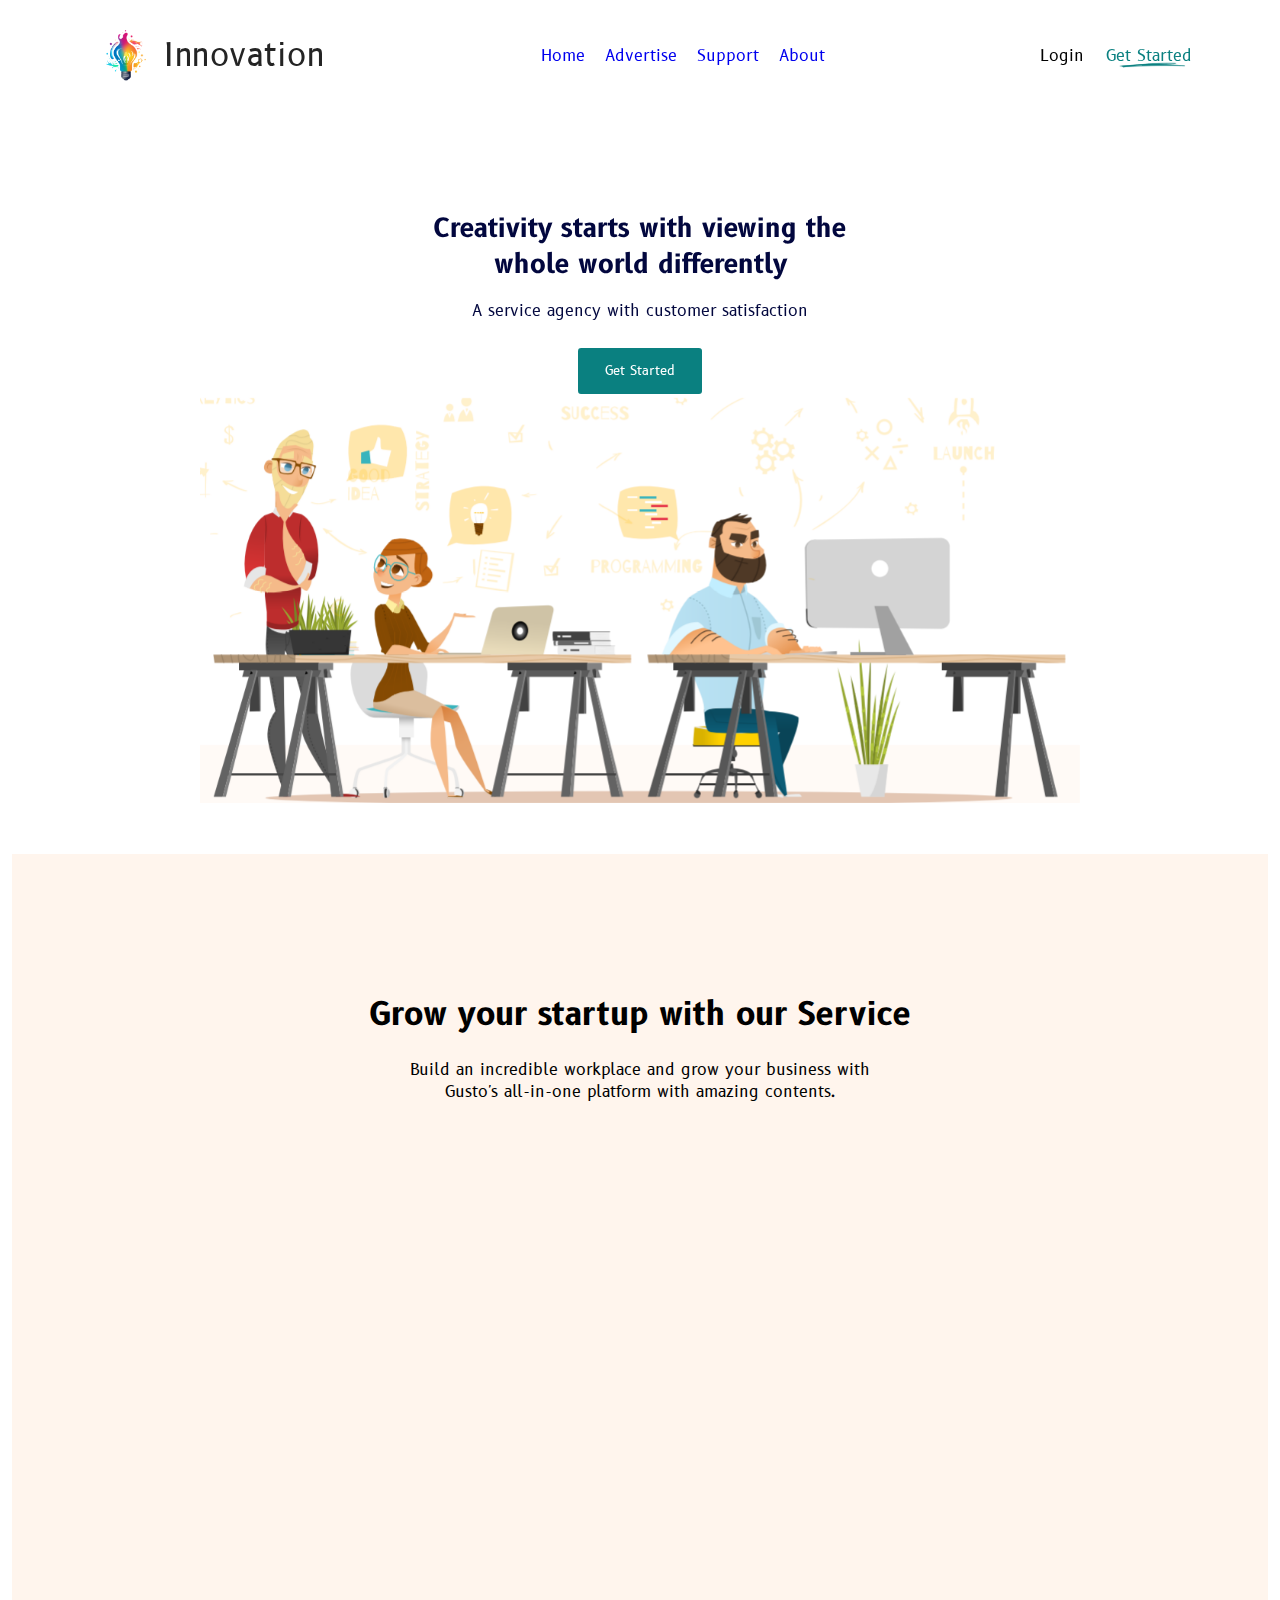
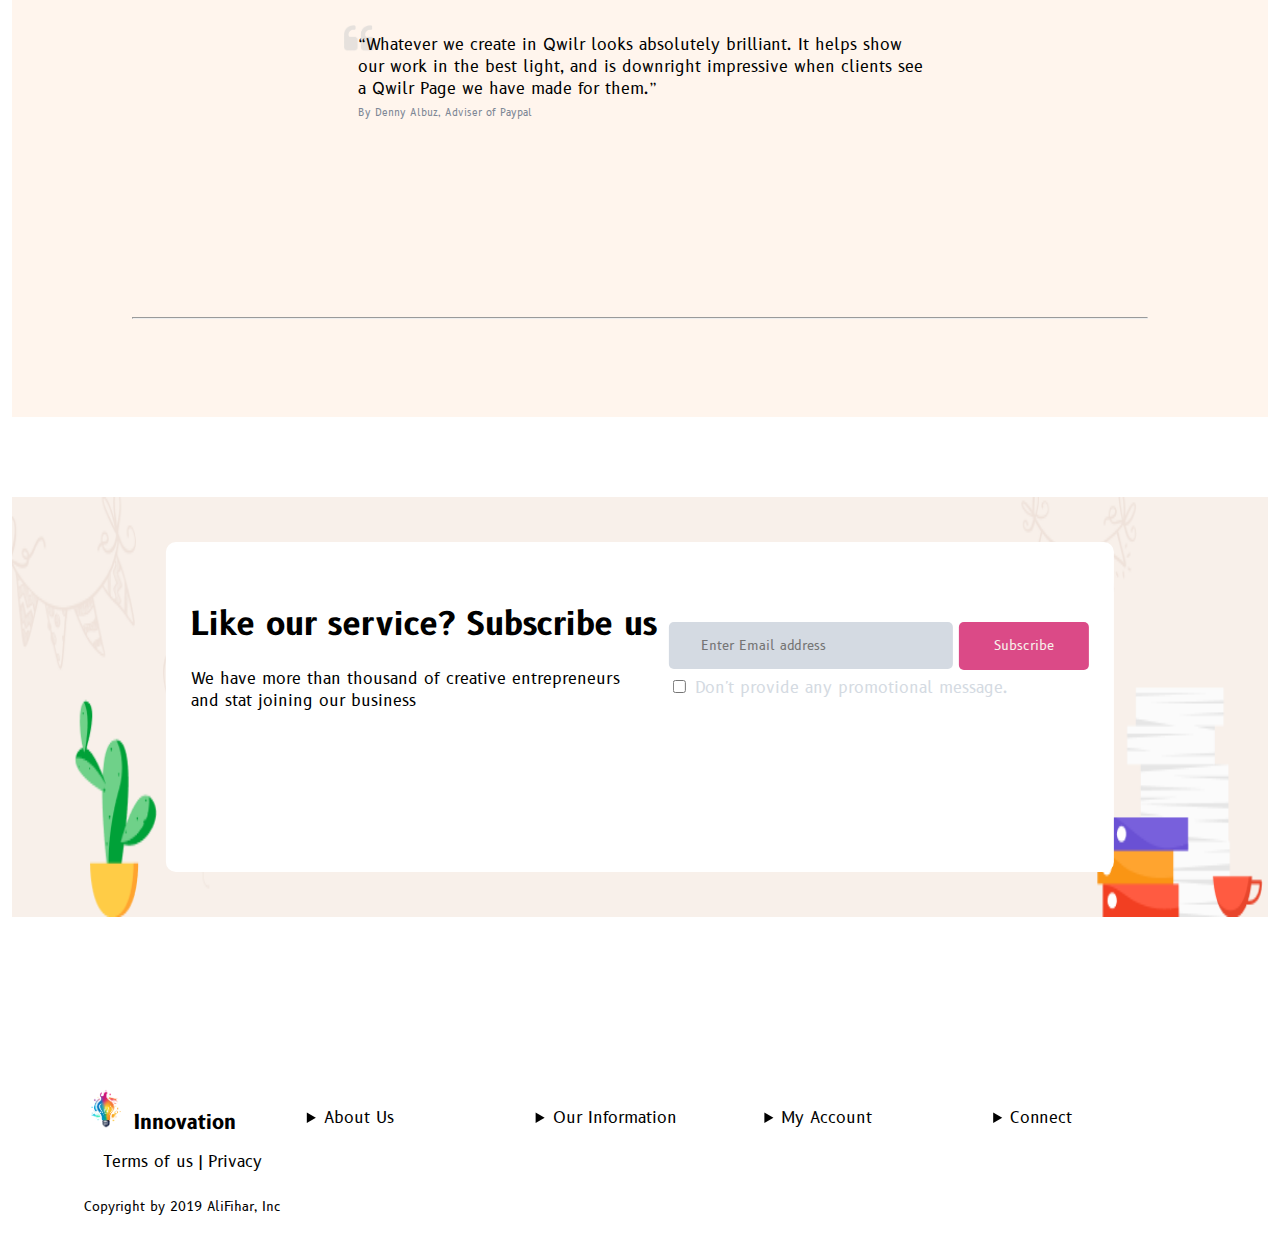
<file: index.html>
<!DOCTYPE html>
<html lang="en">

<head>
  <meta charset="UTF-8" />
  <meta name="viewport" content="width=device-width, initial-scale=1.0" />
  <meta name="description"
    content="Empowering startups and fostering innovation. Discover resources, guidance, and opportunities to fuel your entrepreneurial journey.">
  <title>Document</title>
  <link href="https://unpkg.com/aos@2.3.1/dist/aos.css" rel="stylesheet">
  <link rel="stylesheet" href="css/home.css" />
  <link rel="preconnect" href="https://fonts.googleapis.com" />
  <link rel="preconnect" href="https://fonts.gstatic.com" crossorigin />
  <link href="https://fonts.googleapis.com/css2?family=B612:ital,wght@0,400;0,700;1,400;1,700&display=swap"
    rel="stylesheet" />
  <link rel="stylesheet" href="https://cdnjs.cloudflare.com/ajax/libs/font-awesome/6.4.2/css/all.min.css"
    integrity="sha512-z3gLpd7yknf1YoNbCzqRKc4qyor8gaKU1qmn+CShxbuBusANI9QpRohGBreCFkKxLhei6S9CQXFEbbKuqLg0DA=="
    crossorigin="anonymous" referrerpolicy="no-referrer" />

</head>

<body>
  <!-- start Header -->
  <header>
    <div class="header">
      <div class="logo">
        <img src="img/logo.png" alt="logo" />
        <span>Innovation </span>
        <i class="fa-solid fa-bars  " id="menu"></i>
      </div>
      <nav id="nav">
        <ul>
          <li><a href="#">Home</a></li>
          <li class="ulDrop"><a href="Adversite.html">Advertise <i class="fa-solid fa-caret-down"></i></a>
            <ul class="dropNav">
              <li> Advertise </li>
              <li> Advertise </li>
              <li> Advertise </li>

            </ul>

          </li>
          <li><a href="Support.html">Support</a></li>
          <li><a href="About.html">About</a></li>
        </ul>
      </nav>
      <div class="login" id="getLogin">Login
        <span>
          Get Started
          <img src="img/getStarted.png" alt="getStarted">
        </span>
      </div>
    </div>
  </header>
  <!-- end Header       -->
  <!-- #################-->
  <!-- start Creativity -->
  <section class="Creativity " id="afterHide" data-aos="fade-down">
    <div class="main">
      <h1>
        Creativity starts with viewing the
        <br />
        whole world differently
      </h1>
      <p>A service agency with customer satisfaction</p>
      <button>Get Started</button>
    </div>
  </section>
  <!-- end Creativity       -->
  <!-- #################-->
  <!-- start second-Creativity -->
  <section class="second-Creativity">
    <div class="container">
      <img src="img/cretivitySection.png" alt="Creativity" />

      <div class="title">
        <h1>Grow your startup with our Service</h1>
        <p>
          Build an incredible workplace and grow your business with
          <br />
          Gusto's all-in-one platform with amazing contents.
        </p>
      </div>
    </div>
  </section>
  <!-- end second-Creativity   -->
  <!-- ######################  -->
  <!-- start third-Creativity  -->
  <section class="third-Creativity">
    <div class="container">
      <div data-aos="fade-right">
        <img src="img/Marketing.png" alt="Marketing" />
        <div>
          <h4>Marketing & advertising</h4>
          <p>
            Get your info tests delivered at<br />
            home collect a sample fromthe<br />
            your pogress tests.
          </p>
        </div>
      </div>
      <div data-aos="fade-up">
        <img src="img/Ultimate.png" alt="Ultimate" />
        <div>
          <h4>Ultimate development</h4>
          <p>
            Get your info tests delivered at<br />
            home collect a sample fromthe<br />
            your pogress tests.
          </p>
        </div>
      </div>
      <div data-aos="fade-left">
        <img src="img/Busines.png" alt="Business" />
        <div>
          <h4>Business Enterprise</h4>
          <p>
            Get your info tests delivered at
            <br />
            home collect a sample fromthe<br />
            your pogress tests.
          </p>
        </div>
      </div>
    </div>
  </section>
  <!-- end third-Creativity  -->
  <!-- ######################  -->
  <!-- start Fourth-Creativity  -->
  <section class="Fourth-Creativity" >
    <div class="text" >
      <p>
        <img src="img/qut.png" alt="qut" />
        “Whatever we create in Qwilr looks absolutely brilliant. It helps show
        <br />
        our work in the best light, and is downright impressive when clients
        see
        <br />
        a Qwilr Page we have made for them.”
        <br>
        <span>
          By Denny Albuz, Adviser of Paypal</span>
      </p>
    </div>
  </section>
  <!-- end Fourth-Creativity  -->
  <!-- ######################  -->
  <!-- start Brands  -->
  <section class="brands">
    <hr>
    <div class="main"  data-aos="fade-up" >
      <div class="image">
        <img src="img/uber.png" alt="uber">
      </div>
      <div class="image">
        <img src="img/google.png" alt="google">
      </div>
      <div class="image">
        <img src="img/paypal.png" alt="paypal">
      </div>
      <div class="image">
        <img src="img/mic.png" alt="mic">
      </div>
      <div class="image">
        <img src="img/drible .png" alt="drible">
      </div>
    </div>
    </div>
  </section><!-- end Brands  -->
  <!-- ######################  -->
  <!-- start contact  -->
  <section class="contact" >
    <div class="main">
      <div class="form">
        <div>
          <h1>Like our service? Subscribe us</h1>
          <p>We have more than thousand of creative entrepreneurs
            <br>
            and stat joining our business
          </p>
        </div>
        <div class="subscribe">
          <input type="text" placeholder="      Enter Email address">
          <button>Subscribe</button><br>
          <input type="checkbox" name="check" id="check">
          <label for="check">Don't provide any promotional message.</label>
        </div>
      </div>
    </div>
  </section>
  <!-- end contact  -->
  <!-- ######################  -->
  <!-- start Footer  -->
  <!-- end Footer  -->
  <footer>
    <div class="footer">
      <div>
        <div class="logoInnovation">
          <img src="img/logo.png" alt="logoFooter">
          <h1>Innovation</h1>
        </div>
        Terms of us | Privacy
        <br> <br>
        <small>Copyright by 2019 AliFihar, Inc</small>
      </div>
      <div>

        <details>
          <summary>About Us</summary>
          <br>
          Support Center
          <br><br>
          Customer Support
          <br><br>
          About Us
          <br><br>
          Copyright
          <br><br>
        </details>
      </div>
      <div>
        <details>
          <summary>Our Information</summary>
          <br>
          Return Policy
          <br><br>
          Privacy Policy
          <br><br>
          Terms & Conditions
          <br><br>
          Site Map
          <br><br>
        </details>
      </div>
      <div>
        <details>
          <summary>My Account</summary>
          <br>
          Press inquiries
          <br><br>
          Social media
          <br><br>
          directories
          <br><br>
          Images & B-roll
          <br><br>
        </details>
      </div>
      <div>
        <details>
          <summary>Connect</summary>
          <br>
          <i class="fa-brands fa-facebook" style="color: #3b5998;"></i></i> Facebook
          <br><br>
          <i class="fa-brands fa-twitter" style="color: #55ACEE;"></i>Twitter
          <br><br>
          <i class="fa-brands fa-github" style="color: #161614;"></i> Github
          <br><br>
          <i class="fa-solid fa-basketball" style="color: #B2215A;"></i> </i>Dribble
        </details>
      </div>
    </div>
  </footer>
  <script src="js/main.js"></script>
  <script src="https://unpkg.com/aos@2.3.1/dist/aos.js"></script>
  <script>
    AOS.init();
  </script>
</body>

</html>
</file>
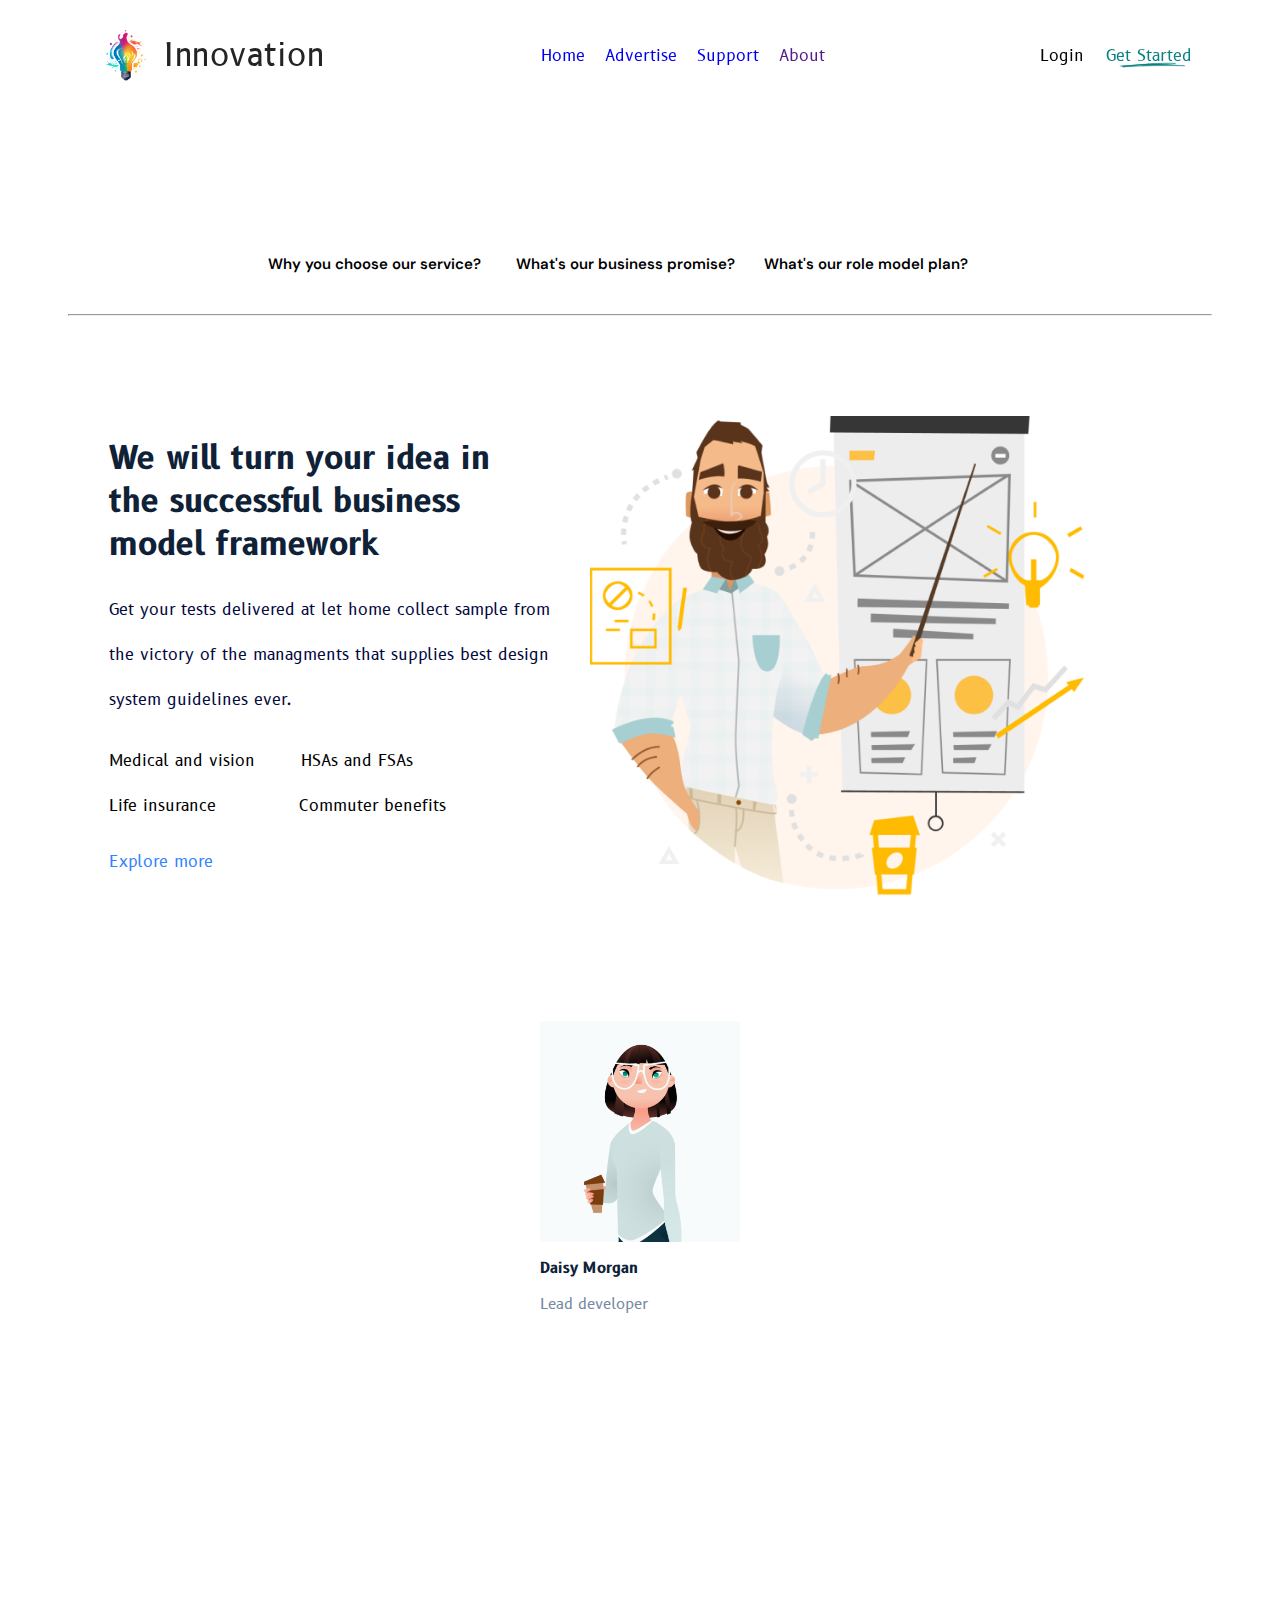
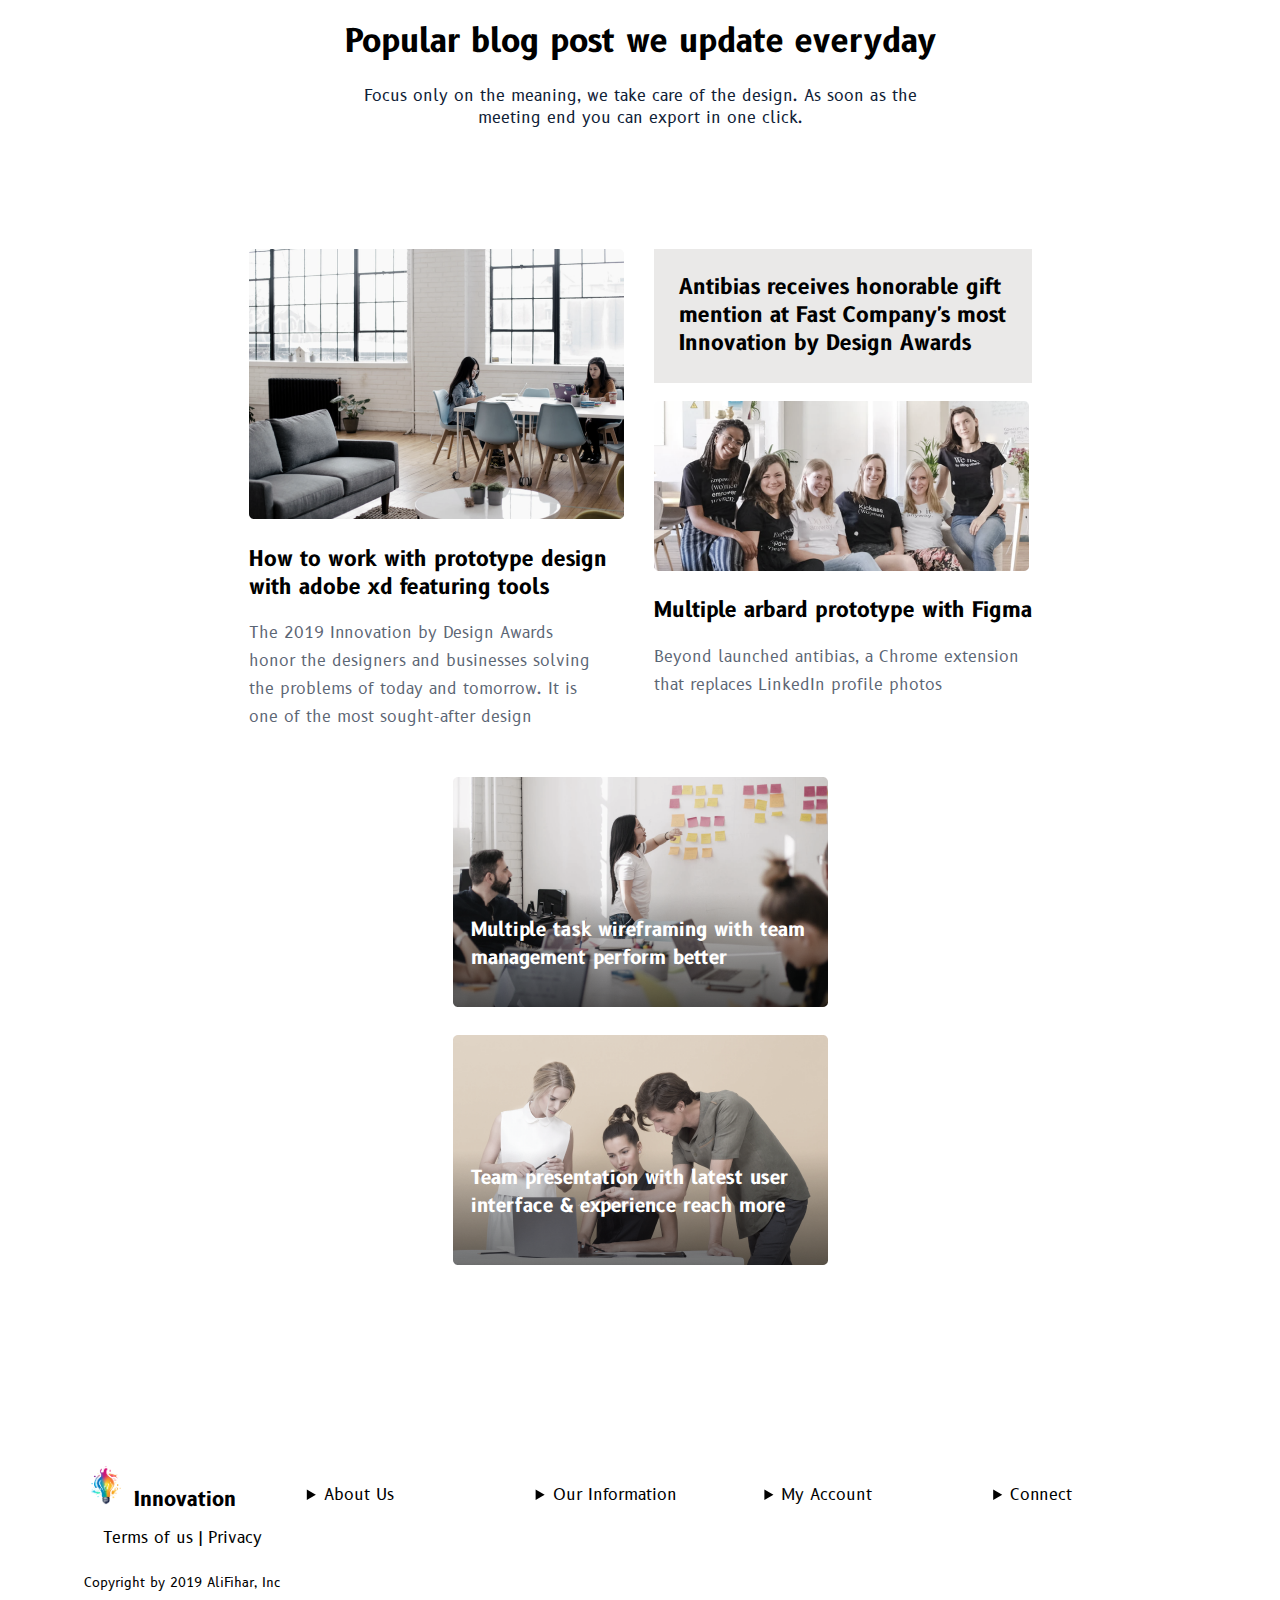
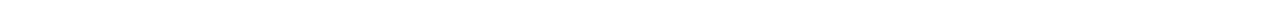
<file: About.html>
<!DOCTYPE html>
<html lang="en">

<head>
  <meta charset="UTF-8">
  <meta name="viewport" content="width=device-width, initial-scale=1.0">
  <meta name="description"
    content="Empowering startups and fostering innovation. Discover resources, guidance, and opportunities to fuel your entrepreneurial journey.">
  <title>Document</title>
  <link href="https://fonts.googleapis.com/css2?family=B612:ital,wght@0,400;0,700;1,400;1,700&display=swap"
    rel="stylesheet" />
  <link rel="stylesheet" href="https://cdnjs.cloudflare.com/ajax/libs/font-awesome/6.4.2/css/all.min.css"
    integrity="sha512-z3gLpd7yknf1YoNbCzqRKc4qyor8gaKU1qmn+CShxbuBusANI9QpRohGBreCFkKxLhei6S9CQXFEbbKuqLg0DA=="
    crossorigin="anonymous" referrerpolicy="no-referrer" />

  <link rel="preconnect" href="https://fonts.googleapis.com">
  <link rel="preconnect" href="https://fonts.gstatic.com" crossorigin>
  <link
    href="https://fonts.googleapis.com/css2?family=B612:ital,wght@0,400;0,700;1,400;1,700&family=DM+Sans:ital,opsz,wght@0,9..40,300;0,9..40,400;0,9..40,500;0,9..40,600;1,9..40,200;1,9..40,300;1,9..40,400&display=swap"
    rel="stylesheet">
  <link rel="stylesheet" href="css/About.css">
</head>

<body>
  <!-- start Header -->
  <header>
    <div class="header">
      <div class="logo">
        <img src="img/logo.png" alt="logo" />
        <span>Innovation </span>
        <i class="fa-solid fa-bars  " id="menu"></i>
      </div>
      <nav id="nav">
        <ul>
          <li><a href="index.html">Home</a></li>
          <li class="ulDrop"><a href="Adversite.html">Advertise <i class="fa-solid fa-caret-down"></i></a>
            <ul class="dropNav">
              <li> Advertise </li>
              <li> Advertise </li>
              <li> Advertise </li>

            </ul>

          </li>
          <li><a href="Support.html">Support</a></li>
          <li><a href>About</a></li>
        </ul>
      </nav>
      <div class="login" id="getLogin">Login
        <span>
          Get Started
          <img src="img/getStarted.png" alt="getStarted">
        </span>
      </div>
      </sp>
  </header>
  <!-- end Header       -->
  <!-- #################-->
  <!-- start Why-what -->
  <div class="why-what" id="afterHide">
    <h1 id="hslide1">Why you choose our service?</h1>
    <h1 id="hslide2">What's our business promise?</h1>
    <h1 id="hslide3">What's our role model plan?</h1>
  </div>
  <hr>

  <!-- end Why-what  -->
  <!-- ############  -->
  <!-- start lending   -->
  <section class="lending slideDesign" id="slideToShow1">
    <div>
      <h1>We will turn your idea in <br>the successful business <br>model framework</h1>
      <p>Get your tests delivered at let home collect sample from <br> the victory of the managments that supplies best
        design <br> system guidelines ever.</p>
      <div>
        <span> <i class="fa-solid fa-circle-check" style="color: #3fdbb1;"></i> Medical and vision</span>
        <span> <i class="fa-solid fa-circle-check" style="color: #3fdbb1;"></i> HSAs and FSAs</span>
        <br>
        <span> <i class="fa-solid fa-circle-check" style="color: #3fdbb1;"></i> Life insurance</span>
        <span> <i class="fa-solid fa-circle-check" style="color: #3fdbb1;"></i> Commuter benefits</span>
      </div>
      <br>
      <span>Explore more <i class="fa-solid fa-angle-right" style="color: #3183ff;"></i></span>
    </div>
    <div>
      <img src="img/illustration.png" alt="illustration">
    </div>
  </section>
  <section class="lending slideHide" id="slideToShow2">
    <div>
      <h1>dolor sit amet consectetur<br> adipisicing elit. A, <br>Lorem ipsum .</h1>
      <p>incidunt cumque vero itaque laboriosam ad deserunt eius <br> facilis qua adipisicing elit dolor <br> sit amet
        consectetur</p>
      <div>
        <span> <i class="fa-solid fa-circle-check" style="color: #3fdbb1;"></i> Medical and vision</span>
        <span> <i class="fa-solid fa-circle-check" style="color: #3fdbb1;"></i> HSAs and FSAs</span>
        <br>
        <span> <i class="fa-solid fa-circle-check" style="color: #3fdbb1;"></i> Life insurance</span>
        <span> <i class="fa-solid fa-circle-check" style="color: #3fdbb1;"></i> Commuter benefits</span>
      </div>
      <br>
      <span>Explore more <i class="fa-solid fa-angle-right" style="color: #3183ff;"></i></span>
    </div>
    <div>
      <img src="img/adversite.png" alt="illustration">
    </div>
  </section>
  <section class="lending slideHide" id="slideToShow3">
    <div>
      <h1>We will turn your idea in <br>the successful business <br>model framework</h1>
      <p>Get your tests delivered at let home collect sample from <br> the victory of the managments that supplies best
        design <br> system guidelines ever.</p>
      <div>
        <span> <i class="fa-solid fa-circle-check" style="color: #3fdbb1;"></i> Medical and vision</span>
        <span> <i class="fa-solid fa-circle-check" style="color: #3fdbb1;"></i> HSAs and FSAs</span>
        <br>
        <span> <i class="fa-solid fa-circle-check" style="color: #3fdbb1;"></i> Life insurance</span>
        <span> <i class="fa-solid fa-circle-check" style="color: #3fdbb1;"></i> Commuter benefits</span>
      </div>
      <br>
      <span>Explore more <i class="fa-solid fa-angle-right" style="color: #3183ff;"></i></span>
    </div>
    <div>
      <img src="img/logo.png" alt="illustration">
    </div>
  </section>
  <!-- end lending  -->
  <!-- ############  -->
  <!-- start superheros   -->
  <section class="superheros">
    <div class="prev"> <i class="fa-solid fa-square-caret-left fa-2xl"></i> </div>
    <div class="slideNative ">
      <img src="img/image.png" alt="imageman">
      <h1>Emmalee Mclain</h1>
      <p>Product Designer</p>
      <span>
        <i class="fa-brands fa-twitter" style="color: #55ACEE;"></i>
        <i class="fa-brands fa-github" style="color: #161614;"></i>
        <i class="fa-solid fa-basketball" style="color: #B2215A;"></i>
      </span>
    </div>
    <div class="slideNative active">
      <img src="img/image (1).png" alt="imagewoman">
      <h1>Daisy Morgan</h1>
      <p>Lead developer</p>
      <span>
        <i class="fa-brands fa-twitter" style="color: #55ACEE;"></i>
        <i class="fa-solid fa-basketball" style="color: #B2215A;"></i>
      </span>
    </div>
    <div class="slideNative">
      <img src="img/image (2).png" alt="imageman">
      <h1>Ariyanna Hicks</h1>
      <p>Experience Designer</p>
      <span>
        <i class="fa-brands fa-twitter" style="color: #55ACEE;"></i>
        <i class="fa-brands fa-github" style="color: #161614;"></i>
      </span>
      <!-- <span class="play"><i class="fa-solid fa-play" style="color: #7589A1;"></i></span> -->
    </div>
    <div class="slideNative">
      <img src="img/image (3).png" alt="imagewoman">
      <h1>Yamilet Hooker</h1>
      <p>User interface designer</p>
      <span>
        <i class="fa-brands fa-twitter" style="color: #55ACEE;"></i>
        <i class="fa-brands fa-github" style="color: #161614;"></i>
        <i class="fa-solid fa-basketball" style="color: #B2215A;"></i>
      </span>
    </div>
    <div class="next"> <i class="fa-solid fa-square-caret-right fa-2xl"></i></div>
  </section>
  <!-- end superheros   -->
  <!-- ############  -->
  <!-- start  Popular -->
  <section class="Popular">
    <div class="title">
      <h1>Popular blog post we update everyday</h1>
      <p>
        Focus only on the meaning, we take care of the design. As soon as the <br>
        meeting end you can export in one click.
      </p>
    </div>
    <div class="textCard">
      <div>
        <img src="img/aboutusimage1.png" alt="aboutusimage1" />
        <h2>How to work with prototype design <br>
          with adobe xd featuring tools</h2>
        <p>
          The 2019 Innovation by Design Awards <br>
          honor the designers and businesses solving <br>
          the problems of today and tomorrow. It is <br>
          one of the most sought-after design</p>
      </div>
      <div>
        <h2 class="bg-text">Antibias receives honorable gift <br>
          mention at Fast Company's most <br>
          Innovation by Design Awards
        </h2>
        <img src="img/aboutusimage2.png" alt="aboutusimage2" />
        <h2>Multiple arbard prototype with Figma</h2>
        <p>Beyond launched antibias, a Chrome extension <br>
          that replaces LinkedIn profile photos</p>
      </div>
      <div>
        <div class="textImage">
          <img src="img/aboutusimage3.png" alt="aboutusimage3" />
          <h3>Multiple task wireframing with team <br>
            management perform better</h3>
        </div>
        <div class="textImage">
          <img src="img/aboutusimage4.png" alt="aboutusimage4" />
          <h3>Team presentation with latest user <br> interface & experience reach more</h3>
        </div>
      </div>
    </div>
  </section>
  <!-- end  Popular -->
  <!-- ############  -->
  <!-- start Footer  -->
  <footer>
    <div class="footer">
      <div>
        <div class="logoInnovation">
          <img src="img/logo.png" alt="logoFooter">
          <h1>Innovation</h1>
        </div>
        Terms of us | Privacy
        <br> <br>
        <small>Copyright by 2019 AliFihar, Inc</small>
      </div>
      <div>

        <details>
          <summary>About Us</summary>
          <br>
          Support Center
          <br><br>
          Customer Support
          <br><br>
          About Us
          <br><br>
          Copyright
          <br><br>
        </details>
      </div>
      <div>
        <details>
          <summary>Our Information</summary>
          <br>
          Return Policy
          <br><br>
          Privacy Policy
          <br><br>
          Terms & Conditions
          <br><br>
          Site Map
          <br><br>
        </details>
      </div>
      <div>
        <details>
          <summary>My Account</summary>
          <br>
          Press inquiries
          <br><br>
          Social media
          <br><br>
          directories
          <br><br>
          Images & B-roll
          <br><br>
        </details>
      </div>
      <div>
        <details>
          <summary>Connect</summary>
          <br>
          <i class="fa-brands fa-facebook" style="color: #3b5998;"></i></i> Facebook
          <br><br>
          <i class="fa-brands fa-twitter" style="color: #55ACEE;"></i>Twitter
          <br><br>
          <i class="fa-brands fa-github" style="color: #161614;"></i> Github
          <br><br>
          <i class="fa-solid fa-basketball" style="color: #B2215A;"></i> </i>Dribble
        </details>
      </div>
    </div>
  </footer>
  <script src="js/main.js"></script>
  <script src="js/About.js"></script>
</body>

</html>
</file>
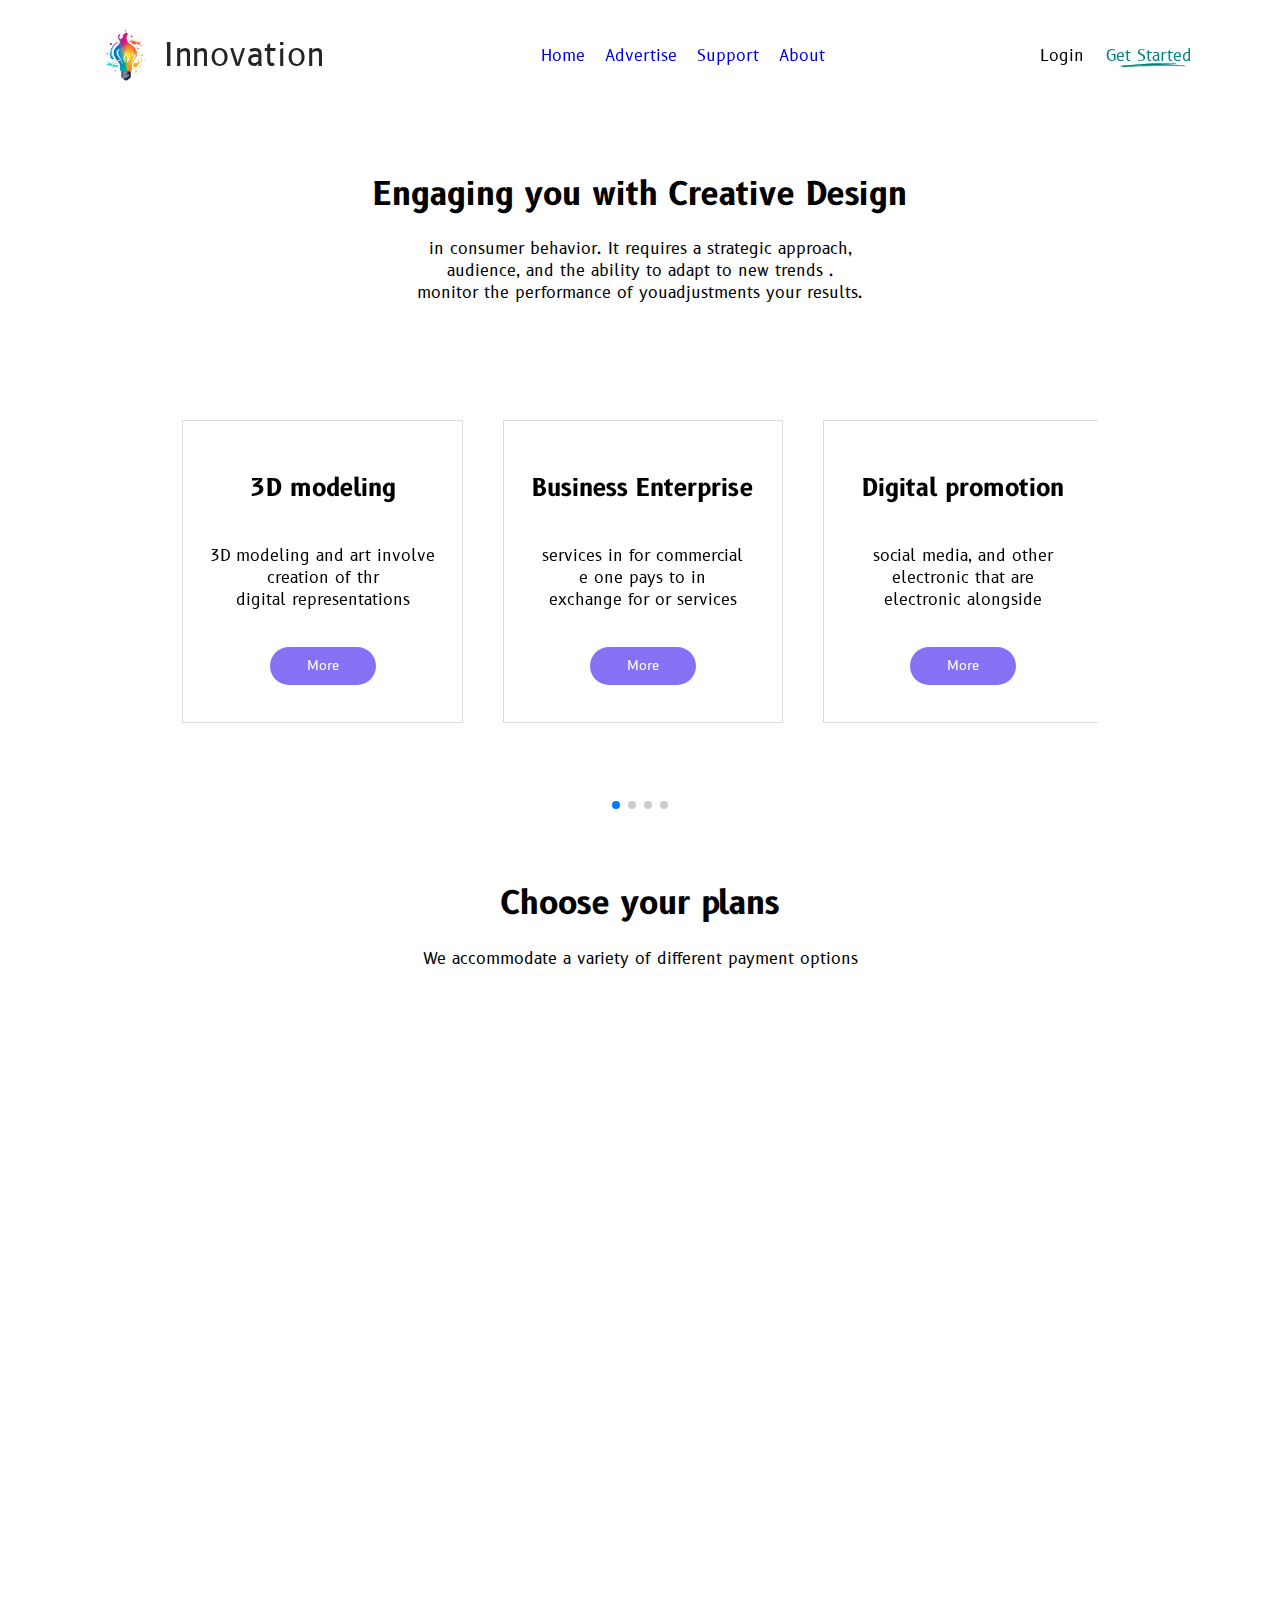
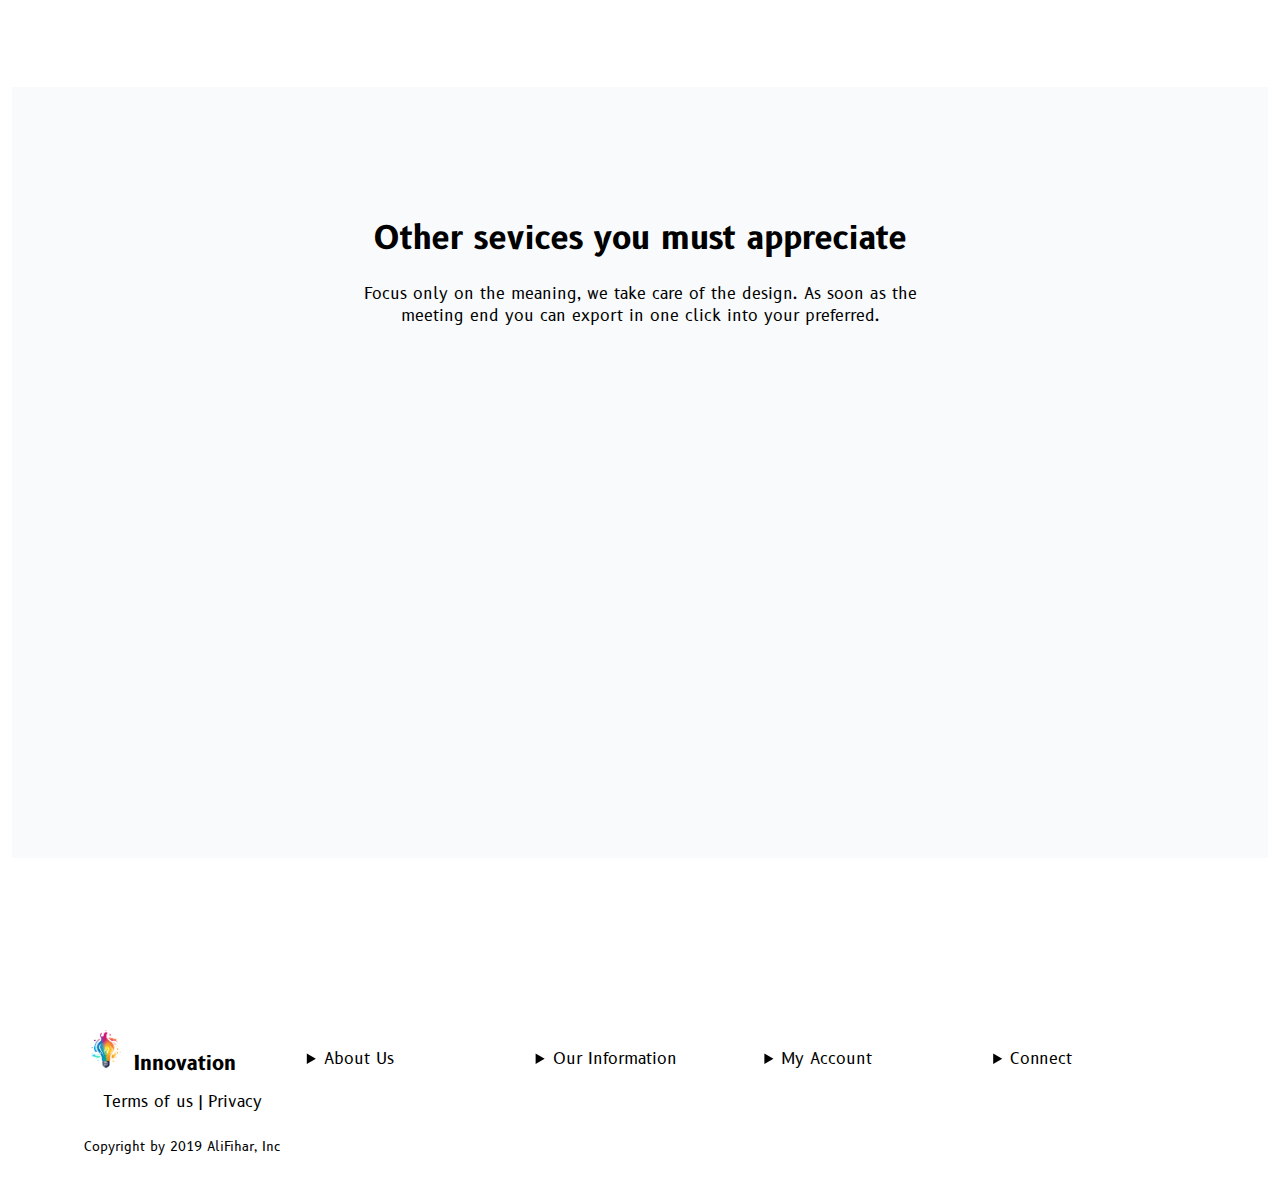
<file: Adversite.html>
<!DOCTYPE html>
<html lang="en">

<head>
  <meta charset="UTF-8">
  <meta name="viewport" content="width=device-width, initial-scale=1.0">
  <meta name="description"
    content="Empowering startups and fostering innovation. Discover resources, guidance, and opportunities to fuel your entrepreneurial journey.">
  <title>Document</title>
  <link href="https://fonts.googleapis.com/css2?family=B612:ital,wght@0,400;0,700;1,400;1,700&display=swap"
    rel="stylesheet" />
  <link rel="stylesheet" href="https://cdnjs.cloudflare.com/ajax/libs/font-awesome/6.4.2/css/all.min.css"
    integrity="sha512-z3gLpd7yknf1YoNbCzqRKc4qyor8gaKU1qmn+CShxbuBusANI9QpRohGBreCFkKxLhei6S9CQXFEbbKuqLg0DA=="
    crossorigin="anonymous" referrerpolicy="no-referrer" />
  <link rel="stylesheet" href="css/Adversite.css">
  <link rel="stylesheet" href="https://cdn.jsdelivr.net/npm/swiper@10/swiper-bundle.min.css" />
  <link rel="stylesheet" href="https://cdnjs.cloudflare.com/ajax/libs/animate.css/4.1.1/animate.min.css" />
  <link href="https://unpkg.com/aos@2.3.1/dist/aos.css" rel="stylesheet">
</head>

<body>

  <!-- start Header -->
  <div class="overlay" id="overlay"></div>
  <header>
    <div class="header">
      <div class="logo">
        <img src="img/logo.png" alt="logo" />
        <span>Innovation </span>
        <i class="fa-solid fa-bars  " id="menu"></i>
      </div>
      <nav id="nav">
        <ul>
          <li><a href="index.html">Home</a></li>
          <li class="ulDrop"><a href="#">Advertise <i class="fa-solid fa-caret-down"></i></a>
            <ul class="dropNav">
              <li> Advertise </li>
              <li> Advertise </li>
              <li> Advertise </li>
            </ul>
          </li>
          <li><a href="Support.html">Support</a></li>
          <li><a href="About.html">About</a></li>
        </ul>
      </nav>
      <div class="login" id="getLogin">Login
        <span>
          Get Started
          <img src="img/getStarted.png" alt="getStarted">
        </span>
      </div>
    </div>
  </header>
  <!-- end Header       -->
  <!-- #################-->
  <!-- start modal       -->
  <div class="modal" id="modal">
    <i class="fa-solid fa-xmark fa-xl" id="closeModal"></i>

    <div class="modalBody">
      <h1>Business Enterprise </h1>

      <p>Lorem ipsum dolor sit, amet consectetur adipisicing elit.
        <br> Est vel soluta debitis, fuga recusandae dolor hic <br>
        Lorem ipsum dolor sit, amet consectetur adipisicing elit.
        <br> Est vel soluta debitis, fuga recusandae dolor hic <br>
        Lorem ipsum dolor sit, amet consectetur adipisicing elit.
        <br> Est vel soluta debitis, fuga recusandae dolor hic <br>

      </p>
    </div>
  </div>

  <!-- end modal       -->
  <!-- #################-->
  <!-- start main      -->
  <section class="main" id="afterHide">
    <h1>Engaging you with Creative Design</h1>
    <p> in consumer behavior. It requires a strategic approach, <br>
      audience, and the ability to adapt to new trends .<br>
      monitor the performance of youadjustments your results.</p>

    <div class="swiper mySwiper">
      <div class="allCards swiper-wrapper">
        <div class="mainCard swiper-slide">
          <i class="fa-solid fa-earth-americas fa-2xl" style="color: #3176ed;"></i>
          <h2>3D modeling </h2>
          <p>3D modeling and art involve <br>
            creation of thr <br>
            digital representations </p>
          <button>More</button>
        </div>
        <div class="mainCard swiper-slide">
          <i class="fa-solid fa-shield-halved fa-2xl" style="color: #3176ed;"></i>
          <h2> Business Enterprise</h2>
          <p> services in for commercial <br>
            e one pays to in <br>
            exchange for or services</p>
          <button>More</button>
        </div>
        <div class="mainCard swiper-slide">
          <i class="fa-solid fa-gear fa-2xl" style="color: #3176ed;"></i>
          <h2>Digital promotion </h2>
          <p> social media, and other <br>
            electronic that are <br>
            electronic alongside</p>
          <button>More</button>
        </div>
        <div class="mainCard swiper-slide">
          <i class="fa-solid fa-backspace fa-2xl" style="color: #3176ed;"></i>
          <h2> Ultimate development</h2>
          <p>3defined as proposed <br>
            property should be with <br>
            based General </p>
          <button>More</button>
        </div>
      </div>
      <div class="swiper-pagination"></div>
      <!-- <div class="swiper-button-next"></div>
      <div class="swiper-button-prev"></div> -->
    </div>
  </section>
  <!-- end main       -->
  <!-- #################-->
  <!-- start modal -->

  <!-- end modal -->
  <!-- #################-->
  <!-- start choosePlan -->
  <div class="choosePlan">
    <h1>Choose your plans</h1>
    <p>We accommodate a variety of different payment options</p>
  </div>
  <!-- end choosePlan -->
  <!-- #################-->
  <!-- start plan -->
  <div class="plan">
    <section data-aos="flip-left" data-aos-easing="ease-out-cubic" data-aos-duration="2000">
      <h1>BASIC</h1>
      <del>25$</del><br>
      <span>15$ </span>
      <hr>
      <p>3D modeling & art</p>
      <hr>
      <p>Digital promotion</p>
      <hr>
      <p>Business Enterprise</p>
      <hr>
      <div>
        <span class="learn-more"> learn-more</span>
        <span class="buy">BUY</span>
      </div>
    </section>
    <section data-aos="flip-left" data-aos-easing="ease-out-cubic" data-aos-duration="2000">
      <i class="fa-solid fa-circle fa-2xs" style="color: #ffffff;"></i>
      <small class="Recommended"> Recommended</small>
      <h1>ADVANCED</h1>
      <del>85$</del><br>
      <span>65$</span>
      <hr>
      <p>3D modeling & art</p>
      <hr>
      <p>Digital promotion</p>
      <hr>
      <p>Business Enterprise</p>
      <hr>
      <p>Business Enterprise</p>
      <hr>
      <p> Marketing & advertising</p>
      <hr>
      <p>Ultimate development</p>
      <hr>
      <p> Online support</p>
      <hr>
      <div>
        <span class="learn-more"> learn more</span>
        <span class="buy">BUY</span>
      </div>
    </section>
    <section data-aos="flip-left" data-aos-easing="ease-out-cubic" data-aos-duration="2000">
      <h1>EXPERT</h1>
      <del>55$</del><br>
      <span>45$</span>
      <hr>
      <p>3D modeling & art </p>
      <hr>
      <p>Digital promotion</p>
      <hr>
      <p>Business Enterprise</p>
      <hr>
      <p>Business Enterprise</p>
      <hr>
      <p> Marketing & advertising</p>
      <hr>
      <p>Ultimate development</p>
      <hr>
      <div>
        <span class="learn-more"> learn-more</span>
        <span class="buy">BUY</span>
      </div>
    </section>

  </div>
  <!-- end plan -->
  <!-- #################-->
  <!-- start Other-sevices  -->
  <section class="otherServises">
    <div class="text-other-servises">
      <h1>Other sevices you must appreciate</h1>
      <p>Focus only on the meaning, we take care of the design. As soon as the <br>
        meeting end you can export in one click into your preferred.</p>
    </div>
    <!-- end Other-sevices  -->
    <!-- #################-->
    <!-- start sevices  -->
    <section class="sevices">
      <div class="allCards">
        <div class="card" data-aos="zoom-in">
          <img src="img/3d.png" alt="3Dimage">
          <span>
            <h1>3D modeling & art</h1>
            <p> Get your info tests delivered at <br> home collect a sample from the <br> your pogress tests.</p>
            <small> learn more <i class="fa-solid fa-angle-right" style="color: #8571ff;"></i> </small>
          </span>
        </div>
        <div class="card" data-aos="zoom-in">
          <img src="img/Digital.png" alt="Digital">
          <span>
            <h1>Digital promotion</h1>
            <p> Get your info tests delivered at <br> home collect a sample from the <br> your pogress tests.</p>
            <small> learn more <i class="fa-solid fa-angle-right" style="color: #8571ff;"></i></small>
          </span>
        </div>
        <div class="card" data-aos="zoom-in">
          <img src="img/Busines.png" alt="Business">
          <span>
            <h1>Business Enterprise</h1>
            <p> Get your info tests delivered at <br> home collect a sample from the <br> your pogress tests.</p>
            <small> learn more <i class="fa-solid fa-angle-right" style="color: #8571ff;"></i></small>
          </span>
        </div>
      </div>

      <div class="allCards">
        <div class="card" data-aos="zoom-in">
          <img src="img/Marketing.png" alt="Marketing">
          <span>
            <h1>Marketing & advertising</h1>
            <p> Get your info tests delivered at <br> home collect a sample from the <br> your pogress tests.</p>
            <small> learn more <i class="fa-solid fa-angle-right" style="color: #8571ff;"></i> </small>
          </span>
        </div>
        <div class="card" data-aos="zoom-in">
          <img src="img/Ultimate.png" alt="Ultimate">
          <span>
            <h1>Ultimate development</h1>
            <p> Get your info tests delivered at <br> home collect a sample from the <br> your pogress tests.</p>
            <small> learn more <i class="fa-solid fa-angle-right" style="color: #8571ff;"></i></small>
          </span>
        </div>
        <div class="card" data-aos="zoom-in">
          <img src="img/Online.png" alt="Online">
          <span>
            <h1>Online support</h1>
            <p> Get your info tests delivered at <br> home collect a sample from the <br> your pogress tests.</p>
            <small> learn more <i class="fa-solid fa-angle-right" style="color: #8571ff;"></i></small>
          </span>
        </div>
      </div>
    </section>
  </section>
  <!-- end sevices  -->
  <!-- ############  -->
  <!-- start Footer  -->
  <footer>
    <div class="footer">
      <div>
        <div class="logoInnovation">
          <img src="img/logo.png" alt="logoFooter">
          <h1>Innovation</h1>
        </div>
        Terms of us | Privacy
        <br> <br>
        <small>Copyright by 2019 AliFihar, Inc</small>
      </div>
      <div>

        <details>
          <summary>About Us</summary>
          <br>
          Support Center
          <br><br>
          Customer Support
          <br><br>
          About Us
          <br><br>
          Copyright
          <br><br>
        </details>
      </div>
      <div>
        <details>
          <summary>Our Information</summary>
          <br>
          Return Policy
          <br><br>
          Privacy Policy
          <br><br>
          Terms & Conditions
          <br><br>
          Site Map
          <br><br>
        </details>
      </div>
      <div>
        <details>
          <summary>My Account</summary>
          <br>
          Press inquiries
          <br><br>
          Social media
          <br><br>
          directories
          <br><br>
          Images & B-roll
          <br><br>
        </details>
      </div>
      <div>
        <details>
          <summary>Connect</summary>
          <br>
          <i class="fa-brands fa-facebook" style="color: #3b5998;"></i></i> Facebook
          <br><br>
          <i class="fa-brands fa-twitter" style="color: #55ACEE;"></i>Twitter
          <br><br>
          <i class="fa-brands fa-github" style="color: #161614;"></i> Github
          <br><br>
          <i class="fa-solid fa-basketball" style="color: #B2215A;"></i> </i>Dribble
        </details>
      </div>
    </div>
  </footer>
  <script src="js/main.js"></script>
  <script src="js/advertise.js"></script>
  <script src="https://cdn.jsdelivr.net/npm/swiper@10/swiper-bundle.min.js"></script>
  <script src="js/swiper.js"></script>
  <script src="https://unpkg.com/aos@2.3.1/dist/aos.js"></script>
  <script>
    AOS.init();
  </script>
</body>

</html>
</file>
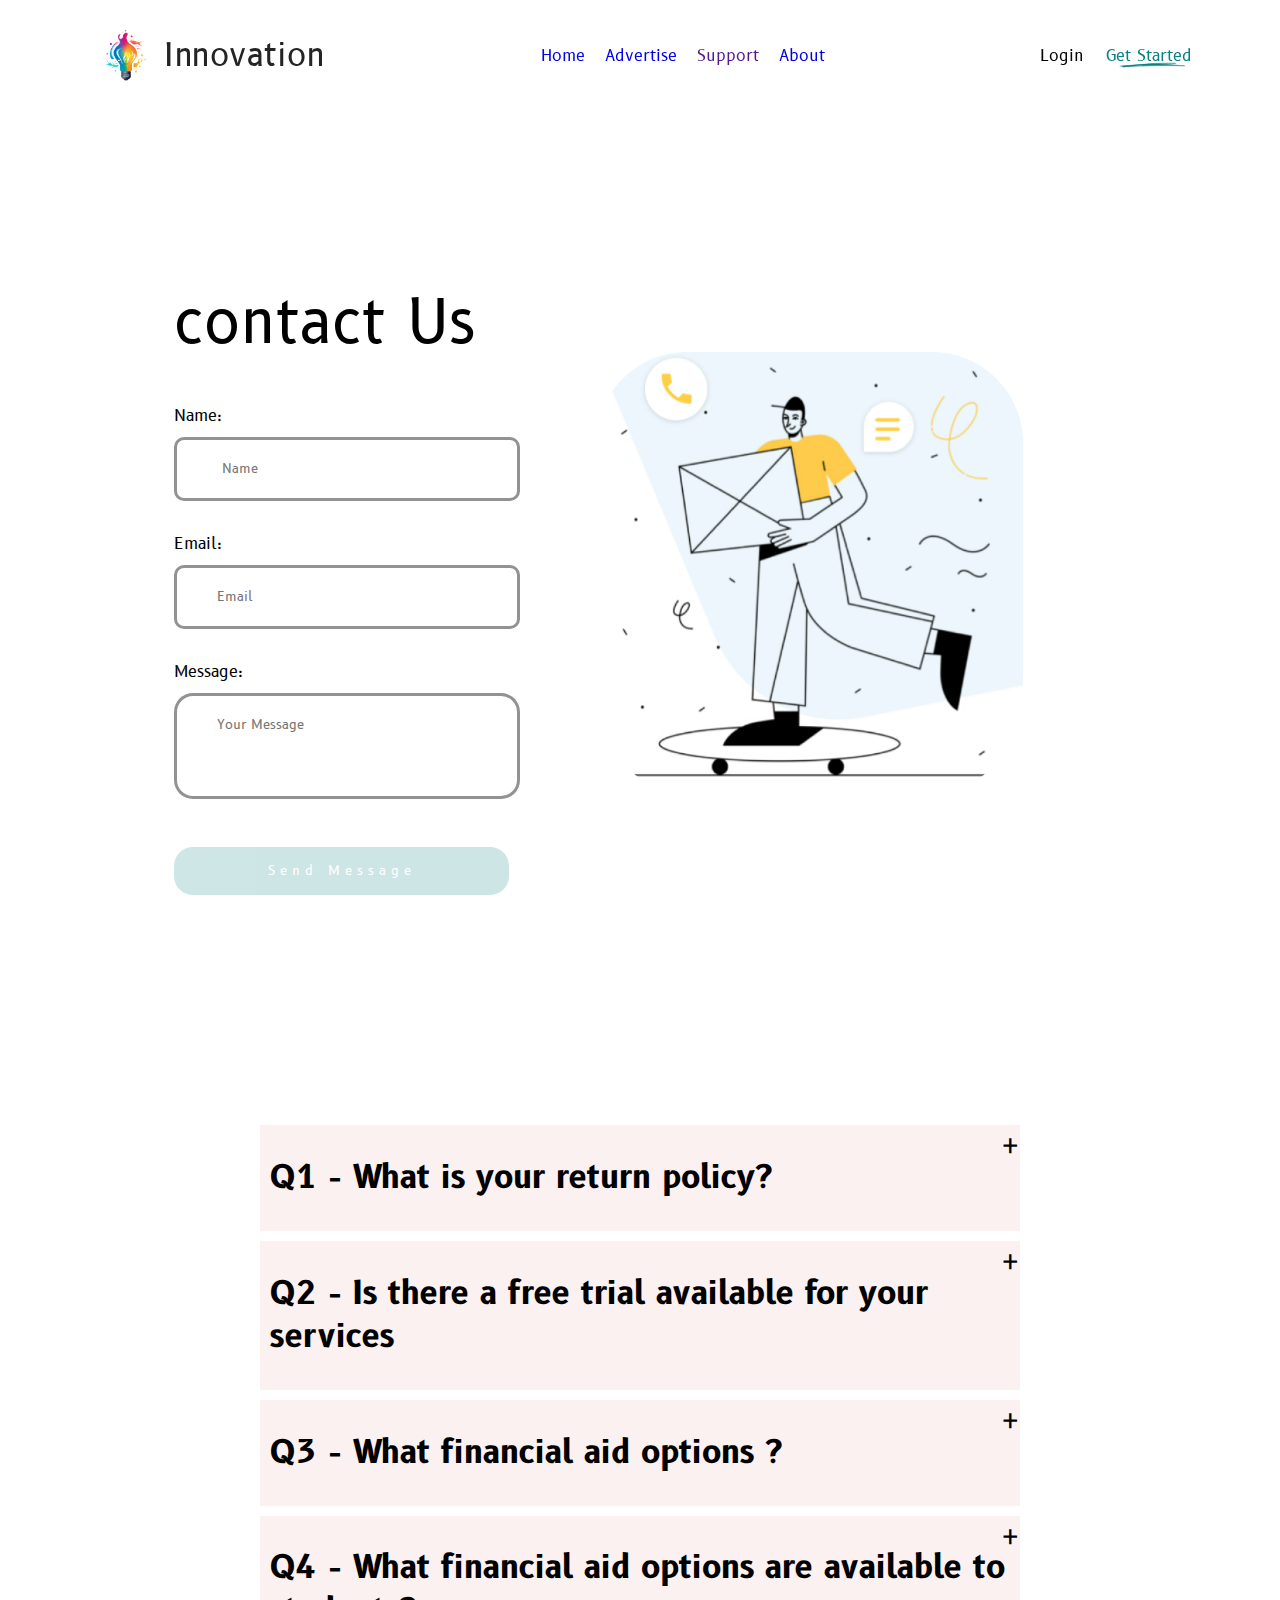
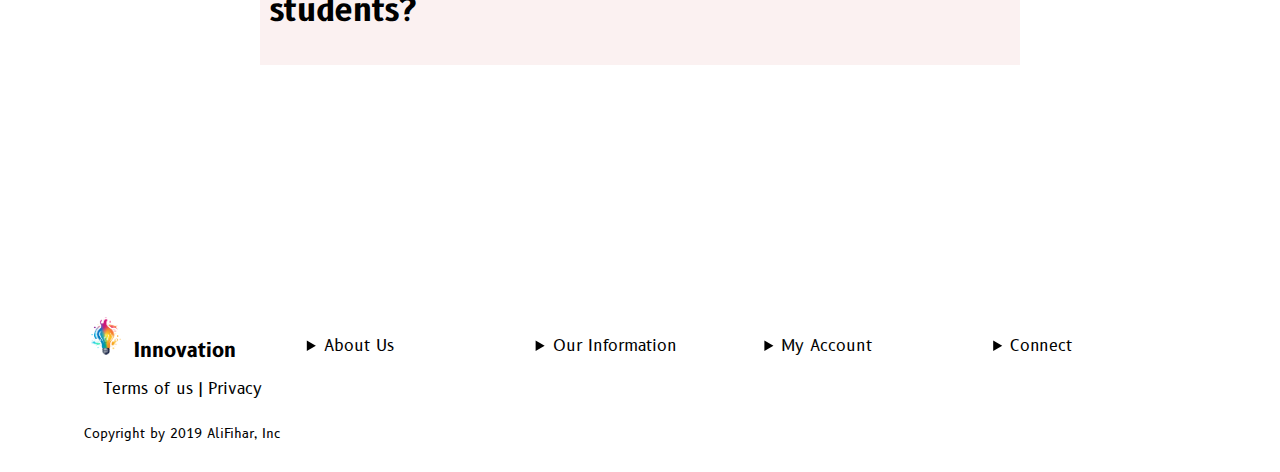
<file: Support.html>
<!DOCTYPE html>
<html lang="en">

<head>
    <meta charset="UTF-8">
    <meta name="viewport" content="width=device-width, initial-scale=1.0">
    <meta name="description"
        content="Empowering startups and fostering innovation. Discover resources, guidance, and opportunities to fuel your entrepreneurial journey.">
    <title>Document</title>
    <link href="https://fonts.googleapis.com/css2?family=B612:ital,wght@0,400;0,700;1,400;1,700&display=swap"
        rel="stylesheet" />
    <link rel="stylesheet" href="https://cdnjs.cloudflare.com/ajax/libs/font-awesome/6.4.2/css/all.min.css"
        integrity="sha512-z3gLpd7yknf1YoNbCzqRKc4qyor8gaKU1qmn+CShxbuBusANI9QpRohGBreCFkKxLhei6S9CQXFEbbKuqLg0DA=="
        crossorigin="anonymous" referrerpolicy="no-referrer" />

    <link rel="preconnect" href="https://fonts.googleapis.com">
    <link rel="preconnect" href="https://fonts.gstatic.com" crossorigin>
    <link
        href="https://fonts.googleapis.com/css2?family=B612:ital,wght@0,400;0,700;1,400;1,700&family=DM+Sans:ital,opsz,wght@0,9..40,300;0,9..40,400;0,9..40,500;0,9..40,600;1,9..40,200;1,9..40,300;1,9..40,400&display=swap"
        rel="stylesheet">
    <link rel="stylesheet" href="css/Support.css">
</head>

<body>
    <!-- start Header -->
    <header>
        <div class="header">
            <div class="logo">
                <img src="img/logo.png" alt="logo" />
                <span>Innovation </span>
                <i class="fa-solid fa-bars  " id="menu"></i>
            </div>
            <nav id="nav">
                <ul>
                    <li><a href="index.html">Home</a></li>
                    <li class="ulDrop"><a href="Adversite.html">Advertise <i class="fa-solid fa-caret-down"></i></a>
                        <ul class="dropNav">
                            <li> Advertise </li>
                            <li> Advertise </li>
                            <li> Advertise </li>

                        </ul>

                    </li>
                    <li><a href>Support</a></li>
                    <li><a href="About.html">About</a></li>
                </ul>
            </nav>
            <div class="login" id="getLogin">Login
                <span>
                    Get Started
                    <img src="img/getStarted.png" alt="getStarted">
                </span>
            </div>
        </div>
    </header>
    <!-- end Header       -->
    <!-- #################-->
    <!-- start contact -->
    <section class="contact" id="afterHide">
        <div>
            <h1>contact Us</h1>
            <form id="contact">
                <label for="name">Name: </label><br>
                <input type="text" placeholder="     Name" id="name" class="inputs" value=""><br>
                <span class="errorText errorTextShow"> ( 5 & 20) @,1, are not allowed</span>
                <br>
                <label for="email">Email:</label><br>
                <input type="email" placeholder="    Email" id="email" class="inputs"><br>
                <span class="errorText "> please enter valid Email</span>
                <br>
                <label for="message">Message:</label><br>
                <textarea placeholder="    Your Message" id="message" class="inputs" minlength="10"
                    maxlength="255"></textarea><br>
                <span class="errorText "> min length 10</span>

                <br>
                <input type="submit" value="Send Message" disabled id="btnSubmit">
            </form>
        </div>
        <div>
            <img src="img/contact.png" alt="contact">
        </div>
    </section>
    <!-- end contact -->
    <!-- #################-->
    <!-- start FAQ -->
    <section class="before-faq">
        <section class="faq">
            <div>
                <div class="qustion ">
                    <h1>
                        Q1 - What is your return policy?
                    </h1>
                    <span>+</span>
                </div>
                <div class="answer">
                    We offer a 30-day return policy. If you're not satisfied with your purchase,
                    you can initiate a return by contacting
                </div>
            </div>
            <div>
                <div class="qustion">
                    <h1>
                        Q2 - Is there a free trial available for your services
                    </h1>
                    <span>+</span>
                </div>
                <div class="answer">
                    Yes, we offer a 14-day free trial of our software.
                    You can download the trial version and explore its features before making a purchase.
                </div>
            </div>
            <div>
                <div class="qustion">
                    <h1>
                        Q3 - What financial aid options ?
                    </h1>
                    <span>+</span>
                </div>
                <div class="answer">
                    e offer various financial aid programs, including scholarships, grants, and student loans. Explore
                    the
                    "Financial Aid"
                </div>
            </div>
            <div>
                <div class="qustion">
                    <h1>
                        Q4 - What financial aid options are available to students?
                    </h1>
                    <span>+</span>
                </div>
                <div class="answer">
                    e offer various financial aid programs, including scholarships, grants, and student loans. Explore
                    the
                </div>
            </div>

        </section>
    </section>
    <!-- end FAq -->
    <!-- #################-->
    <!-- start footer -->
    <footer>
        <div class="footer">
            <div>
                <div class="logoInnovation">
                    <img src="img/logo.png" alt="logoFooter">
                    <h1>Innovation</h1>
                </div>
                Terms of us | Privacy
                <br> <br>
                <small>Copyright by 2019 AliFihar, Inc</small>
            </div>
            <div>

                <details>
                    <summary>About Us</summary>
                    <br>
                    Support Center
                    <br><br>
                    Customer Support
                    <br><br>
                    About Us
                    <br><br>
                    Copyright
                    <br><br>
                </details>
            </div>
            <div>
                <details>
                    <summary>Our Information</summary>
                    <br>
                    Return Policy
                    <br><br>
                    Privacy Policy
                    <br><br>
                    Terms & Conditions
                    <br><br>
                    Site Map
                    <br><br>
                </details>
            </div>
            <div>
                <details>
                    <summary>My Account</summary>
                    <br>
                    Press inquiries
                    <br><br>
                    Social media
                    <br><br>
                    directories
                    <br><br>
                    Images & B-roll
                    <br><br>
                </details>
            </div>
            <div>
                <details>
                    <summary>Connect</summary>
                    <br>
                    <i class="fa-brands fa-facebook" style="color: #3b5998;"></i></i> Facebook
                    <br><br>
                    <i class="fa-brands fa-twitter" style="color: #55ACEE;"></i>Twitter
                    <br><br>
                    <i class="fa-brands fa-github" style="color: #161614;"></i> Github
                    <br><br>
                    <i class="fa-solid fa-basketball" style="color: #B2215A;"></i> </i>Dribble
                </details>
            </div>
        </div>
    </footer>
    <script src="js/main.js"></script>
    <script src="js/support.js"></script>
</body>

</html>
</file>
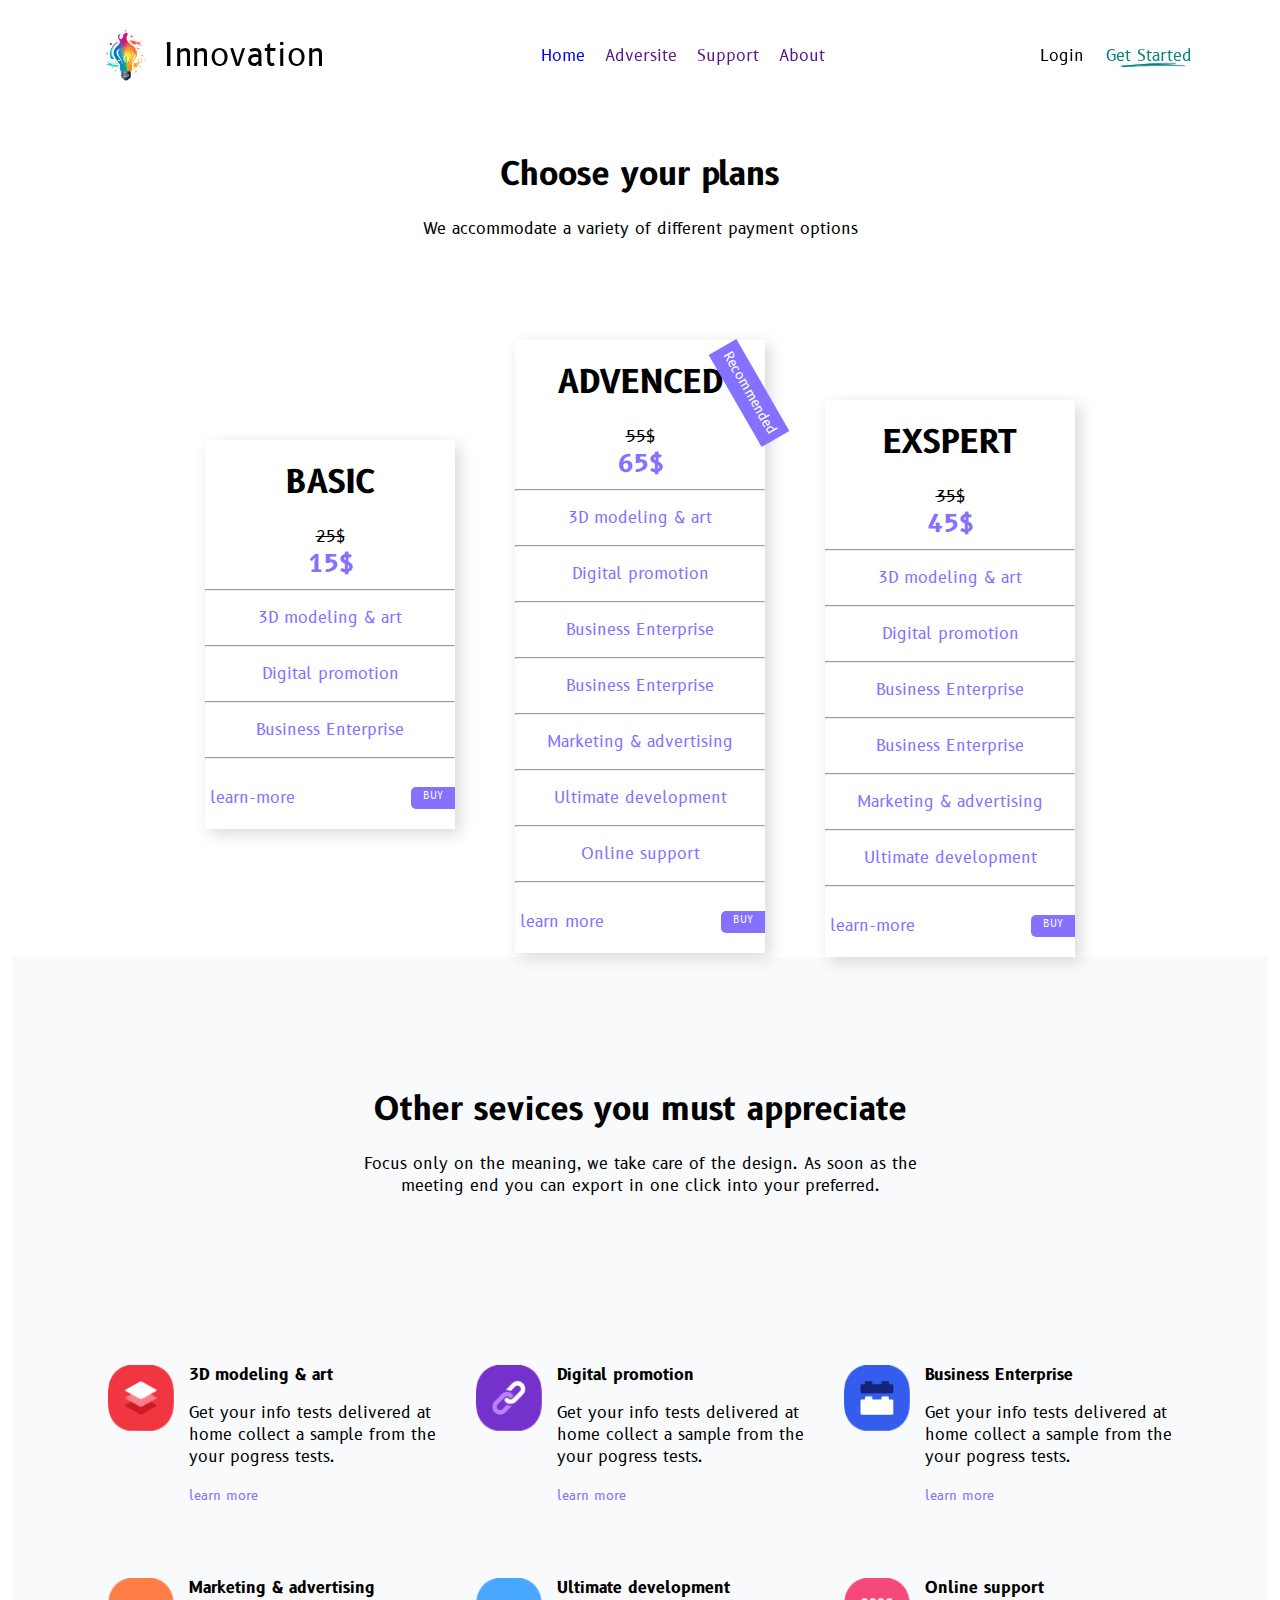
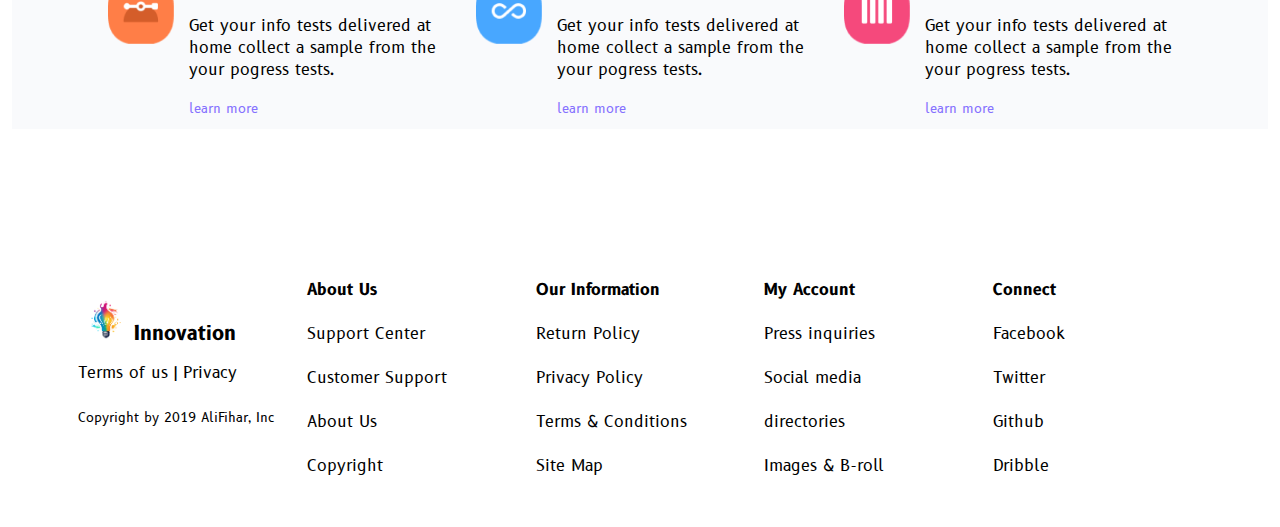
<file: Supports.html>
<!DOCTYPE html>
<html lang="en">

<head>
  <meta charset="UTF-8">
  <meta name="viewport" content="width=device-width, initial-scale=1.0">
  <title>Document</title>
  <link href="https://fonts.googleapis.com/css2?family=B612:ital,wght@0,400;0,700;1,400;1,700&display=swap"
    rel="stylesheet" />
  <link rel="stylesheet" href="https://cdnjs.cloudflare.com/ajax/libs/font-awesome/6.4.2/css/all.min.css"
    integrity="sha512-z3gLpd7yknf1YoNbCzqRKc4qyor8gaKU1qmn+CShxbuBusANI9QpRohGBreCFkKxLhei6S9CQXFEbbKuqLg0DA=="
    crossorigin="anonymous" referrerpolicy="no-referrer" />
  <link rel="stylesheet" href="css/Supports.css">
</head>

<body>
  <!-- start Header -->
  <header>
    <div class="header">
      <div class="logo">
        <img src="img/logo.png" alt="logo" />
        <span>Innovation</span>
      </div>
      <nav>
        <ul>
          <li><a href="index.html">Home</a></li>
          <li><a href="">Adversite</a></li>
          <li><a href>Support</a></li>
          <li><a href>About</a></li>
        </ul>
      </nav>
      <div class="login">Login
        <span>
          Get Started
          <img src="img/getStarted.png" alt="getStarted">
        </span>
      </div>
    </div>
  </header>
  <!-- end Header       -->
  <!-- #################-->
  <!-- start choosePlan -->
  <div class="choosePlan">
    <h1>Choose your plans</h1>
    <p>We accommodate a variety of different payment options</p>
  </div>
  <!-- end choosePlan -->
  <!-- #################-->
  <!-- start plan -->
  <div class="plan">
    <section>
      <h1>BASIC</h1>
      <del>25$</del><br>
      <span>15$</span>
      <hr>
      <p>3D modeling & art</p>
      <hr>
      <p>Digital promotion</p>
      <hr>
      <p>Business Enterprise</p>
      <hr>
      <div>
        <span class="learn-more"> learn-more</span>
        <span class="buy">BUY</span>
      </div>
    </section>
    <section>
      <i class="fa-solid fa-circle fa-2xs" style="color: #ffffff;"></i>
      <small class="Recommended"> Recommended</small>
      <h1>ADVENCED</h1>
      <del>55$</del><br>
      <span>65$</span>
      <hr>
      <p>3D modeling & art</p>
      <hr>
      <p>Digital promotion</p>
      <hr>
      <p>Business Enterprise</p>
      <hr>
      <p>Business Enterprise</p>
      <hr>
      <p> Marketing & advertising</p>
      <hr>
      <p>Ultimate development</p>
      <hr>
      <p> Online support</p>
      <hr>
      <div>
        <span class="learn-more"> learn more</span>
        <span class="buy">BUY</span>
      </div>
    </section>
    <section>
      <h1>EXSPERT</h1>
      <del>35$</del><br>
      <span>45$</span>
      <hr>
      <p>3D modeling & art</p>
      <hr>
      <p>Digital promotion</p>
      <hr>
      <p>Business Enterprise</p>
      <hr>
      <p>Business Enterprise</p>
      <hr>
      <p> Marketing & advertising</p>
      <hr>
      <p>Ultimate development</p>
      <hr>
      <div>
        <span class="learn-more"> learn-more</span>
        <span class="buy">BUY</span>
      </div>
    </section>

  </div>
  <!-- end plan -->
  <!-- #################-->
  <!-- start Other-sevices  -->
  <section class="otherServises">
    <div class="text-other-servises">
      <h1>Other sevices you must appreciate</h1>
      <p>Focus only on the meaning, we take care of the design. As soon as the <br>
        meeting end you can export in one click into your preferred.</p>
    </div>
    <!-- end Other-sevices  -->
    <!-- #################-->
    <!-- start sevices  -->
    <section class="sevices">
      <div class="allCards">
        <div class="card">
          <img src="img/3d.png" alt="3Dimage">
          <span>
            <h1>3D modeling & art</h1>
            <p> Get your info tests delivered at <br> home collect a sample from the <br> your pogress tests.</p>
            <small> learn more <i class="fa-solid fa-angle-right" style="color: #8571ff;"></i> </small>
          </span>
        </div>
        <div class="card">
          <img src="img/Digital.png" alt="Digital">
          <span>
            <h1>Digital promotion</h1>
            <p> Get your info tests delivered at <br> home collect a sample from the <br> your pogress tests.</p>
            <small> learn more <i class="fa-solid fa-angle-right" style="color: #8571ff;"></i></small>
          </span>
        </div>
        <div class="card">
          <img src="img/Busines.png" alt="Business">
          <span>
            <h1>Business Enterprise</h1>
            <p> Get your info tests delivered at <br> home collect a sample from the <br> your pogress tests.</p>
            <small> learn more <i class="fa-solid fa-angle-right" style="color: #8571ff;"></i></small>
          </span>
        </div>
      </div>

      <div class="allCards">
        <div class="card">
          <img src="img/Marketing.png" alt="Marketing">
          <span>
            <h1>Marketing & advertising</h1>
            <p> Get your info tests delivered at <br> home collect a sample from the <br> your pogress tests.</p>
            <small> learn more <i class="fa-solid fa-angle-right" style="color: #8571ff;"></i> </small>
          </span>
        </div>
        <div class="card">
          <img src="img/Ultimate.png" alt="Ultimate">
          <span>
            <h1>Ultimate development</h1>
            <p> Get your info tests delivered at <br> home collect a sample from the <br> your pogress tests.</p>
            <small> learn more <i class="fa-solid fa-angle-right" style="color: #8571ff;"></i></small>
          </span>
        </div>
        <div class="card">
          <img src="img/Online.png" alt="Online">
          <span>
            <h1>Online support</h1>
            <p> Get your info tests delivered at <br> home collect a sample from the <br> your pogress tests.</p>
            <small> learn more <i class="fa-solid fa-angle-right" style="color: #8571ff;"></i></small>
          </span>
        </div>
      </div>
    </section>
  </section>
  <!-- end sevices  -->
  <!-- ############  -->
  <!-- start Footer  -->
   <footer>
    <div class="footer">
      <div>
        <div class="logoInnovation">
          <img src="img/logo.png" alt="logoFooter">
          <h1>Innovation</h1>
        </div>
        Terms of us | Privacy
        <br> <br>
        <small>Copyright by 2019 AliFihar, Inc</small>
      </div>
      <div>
        <span>About Us</span>
        <br>
        Support Center
        <br><br>
        Customer Support
        <br><br>
        About Us
        <br><br>
        Copyright
        <br><br>
      </div>
      <div>
        <span>Our Information</span>
        <br>
        Return Policy
        <br><br>
        Privacy Policy
        <br><br>
        Terms & Conditions
        <br><br>
        Site Map
        <br><br>
      </div>
      <div>
        <span>My Account</span>
        <br>
        Press inquiries
        <br><br>
        Social media
        <br><br>
        directories
        <br><br>
        Images & B-roll
        <br><br>
      </div>
      <div>
        <span>Connect</span>
        <br>
        <i class="fa-brands fa-facebook" style="color: #3b5998;"></i></i> Facebook
        <br><br>
        <i class="fa-brands fa-twitter" style="color: #55ACEE;"></i>Twitter
        <br><br>
        <i class="fa-brands fa-github" style="color: #161614;"></i> Github
        <br><br>
        <i class="fa-solid fa-basketball" style="color: #B2215A;"></i> </i>Dribble
      </div>
    </div>
  </footer> 
</body>

</html>
</file>
<file: css/home.css>
@import url("Header&Footer.css");
/* ################ */
/* start Creativity */
section.Creativity {
  text-align: center;
  padding: 100px 40px 10px;
  transition: all 1s linear;
}

section.Creativity .main h1 {
  color: #02073e;
  font-size: 160%;
}
section.Creativity .main p {
  color: #02073e;
}
section.Creativity .main button {
  color: #ffffff;
  padding: 12px 25px;
  border-radius: 3px;
  border-color: #ffffff00;
  margin-top: 10px;
  background-color: #0a8080;
  margin-bottom: 10px;
  cursor: pointer;
  transition: 0.5s;
}

section.Creativity .main button:hover {
  color: white;
  border-color: #0a8080;
  background-color: var(--mainColor);
  color: #0a8080;
}

@media (max-width: 900px) {
  section.Creativity {
    padding: 70px 0px 10px;
    margin: 0 2%;
  }
  section.Creativity .main img {
    max-width: 100%;
    margin-bottom: 30px;
  }
}
/* end Creativity          */
/* ####################### */
/* start second-Creativity */
section.second-Creativity {
  height: 40vh;
  background-color: var(--mainColor);
  /* padding: 0; */
  margin: 0 -4.9%;
  margin-top: 440px;
}
section.second-Creativity .container {
  position: relative;
}
section.second-Creativity .container img {
  max-width: 70%;
  height: auto;
  margin-bottom: 60px;
  position: absolute;
  left: 15%;
  top: -150%;
}
section.second-Creativity .container {
  text-align: center;
  padding: 40px;
  /* margin-top: 100px; */
  position: relative;
  text-align: center;
}
section.second-Creativity .container .title {
  margin-top: 100px;
}

@media (max-width: 900px) {
  section.second-Creativity {
    height: 50vh;
    background-color: var(--mainColor);
    margin: 0 2%;
    margin-top: 150px;
  }

  section.second-Creativity .container img {
    width: 70%;
    height: auto;
    margin-bottom: 60px;
    position: absolute;
    left: 15%;
    top: -30%;
  }
}

/* end second-Creativity   */
/* ###################### */
/* start third-Creativity   */
section.third-Creativity {
  height: fit-content;
  background-color: var(--mainColor);
  margin: 0 -4.9%;
  /* padding:  60px; */
}
section.third-Creativity .container {
  /* background: #c01818; */
  display: flex;
  justify-content: space-evenly;
  flex-wrap: wrap;
  flex: 0 0 200px;
  padding: 0px 100px;
  gap: 50px;
  align-items: center;
}
section.third-Creativity .container div {
  display: flex;
  align-items: start;
  gap: 20px;
}
section.third-Creativity .container div img {
  width: 80px;
}
section.third-Creativity .container div div {
  display: flex;
  flex-direction: column;
  justify-content: center;
  align-content: center;
  min-width: 150px;
}

section.third-Creativity .container div div p {
  margin-top: -10%;
}
section.third-Creativity .container div div h4 {
  margin-top: -1px;
}

@media (max-width: 900px) {
  section.third-Creativity {
    height: fit-content;
    margin: 0 2%;
  }
  section.third-Creativity .container div {
    padding-left: 0px;
    padding-right: 0px;
    gap: 2px;
  }

  section.third-Creativity .container {
    padding-top:140px;
  }
}
/* end third-Creativity   */
/* ###################### */
/* start Fourth-Creativity   */
.Fourth-Creativity {
  height: 35vh;
  background-color: var(--mainColor);
  margin: 0 -4.9%;
  text-align: center;
  position: relative;
}
.Fourth-Creativity .text p {
  position: relative;
  display: inline;
  /* z-index: 33; */
  position: absolute;
  top: 50%;
  left: 50%;
  transform: translate(-50%, -50%);
  text-align: left;
}
.Fourth-Creativity .text p span {
  transform: translate(-50%, -50%);
  color: #7e8896;
  font-size: 10px;
}
.Fourth-Creativity .text p img {
  width: 40px;
  position: absolute;
  top: -10%;
  left: -3%;
  z-index: -100;
}

@media (max-width: 900px) {
  .Fourth-Creativity {
    height: 70vh;
    margin: 0 2%;
  }
}
/* end -Creativity   */
/* ###################### */
/* start Brands   */
.brands {
  height: 2vh;
  background-color: var(--mainColor);
  margin: 0 -4.9%;
  padding: 90px;
  padding-inline: 120px;
}

.brands .main {
  display: flex;
  justify-content: space-evenly;
  /* background-color: #ff0000; */
  flex-wrap: wrap;
}
.brands .main img {
  min-width: 100%;
}
@media (max-width: 900px) {
  .brands {
    height: 66vh;
    margin: 0 2%;
  }
}
/* end Brands  */
/* ###################### */
/* start contact    */
.contact {
  margin: 80px -4.9%;
  /* background-color: #f16800; */
  padding-inline: 100px;
  background-image: url("../img/formbg.png");
  background-size: 100% 100%;
  background-repeat: no-repeat;
}
.contact .main {
  height: 40vh;
  padding: 30px;
  position: relative;
  /* overflow: hidden; */
}
.contact .main .form {
  position: absolute;
  top: 50%;
  left: 50%;
  transform: translate(-50%, -50%);
  background-color: #ffffff;
  width: 86%;
  height: 30vh;
  align-items: flex-start;
  border-radius: 10px;
  padding: 20px;
  padding-top: 40px;
  display: flex;
  justify-content: space-around;
  flex-wrap: wrap;
}

.contact .main .form div h1 {
  font-size: xx-large;
}

.contact .main .form div.subscribe input[type="text"] {
  background-color: #d4dae2;
  margin-top: 40px;
  /* margin-left:  40px; */
  width: 280px;
  height: 45px;
  border: none;
  border-radius: 5px;
}
.contact .main .form div.subscribe input[type="text"]:focus {
  border: none;
  outline: none;
}
.contact .main .form div.subscribe button {
  background-color: #db4a87;
  padding: 15px 35px;
  color: #f8f0ea;
  border: none;
  border-radius: 5px;
}

.contact .main .form div.subscribe input[type="checkbox"] {
  background-color: #d4dae2;
  accent-color: #d4dae2;
  color: #d4dae2;

  margin-top: 10px;
  /* appearance: none;
  -webkit-appearance: none; */
  /* background: red; */
  /* border: 6px solid #D4DAE2; */
}
.contact .main .form div.subscribe label {
  color: #d4dae2;
}
@media (max-width: 900px) {
  .contact {
    margin: 80px -2%;
    padding-inline: 5px;
    width: 93%;
    margin: 40px 2%;
  }
  .contact .main {
    height: 100vh; 
    /*  background-color: #1900ff; */
  }

  .contact .main .form {
    height: 60vh;
    padding-bottom: 12%;
    padding: 10px;
  }
  .contact .main .form div.subscribe button {
    margin-top: 10px;
  }

  .contact .main .form div.subscribe input[type="checkbox"] {
    margin-top: 10px;
  }
  .contact .main .form div.subscribe input[type="text"] {
    width: 100%;
    margin-top: -50px;
  }
}
/* end contact   */
/* ###################### */
</file>
<file: css/About.css>
@import url("Header&Footer.css");
/* ################ */
/* start why-what */
div.why-what {
  margin-top: 150px;
  margin-bottom: 30px;
  padding-inline: 200px;
  display: grid;
  grid-template-columns: repeat(auto-fit, minmax(200px, 1fr));
  transition: all 1s linear;
}
div.why-what h1 {
  font-size: 15px;
  font-family: "DM Sans";
  font-weight: 600;
  cursor: pointer;
  position: relative;
}

div.why-what h1.slideDesign::after {
  content: "";
  width: 200px;
  height: 2px;
  border-radius: 30px;
  background-color: #19171783;
  position: absolute;
  bottom: -210%;
  left: 0%;
}

@media (max-width: 900px) {
  div.why-what {
    padding-inline: 10px;
  }
}

@media (max-width: 1000px) {
  div.why-what h1.slideDesign::after {
    display: none;
  }
}
/* end why-what  lending*/
/* ################ */
/* start lending    */
section.lending {
  margin-top: 100px;
  display: flex;
  justify-content: center;
  column-gap: 40px;
  row-gap: 60px;
  flex-wrap: wrap;
  transition: all 0.5s linear;
}
.lending div img {
  width: 85%;
}
.lending div h1 {
  color: #0f2137;
  font-size: 32px;
}
.slideHide {
  position: fixed;
  opacity: 0;
}

.lending div p {
  color: #02073e;
  line-height: 45px;
}
.lending > div > span {
  color: #3183ff;
}

.lending div div span {
  margin-right: 40px;
  line-height: 45px;
}
.lending div div span:last-child {
  margin-left: 37px;
}
/* end lending    */
/* ################ */
/* start superhero    */
section.superheros {
  display: flex;
  justify-content: space-evenly;
  gap: 10px;
  font-family: "DM Sans";
  /* background-color: #ff0000; */
  width: 400px;
  height: 400px;
  position: relative;
  margin: 100px auto 30px;
}

.superheros .next {
  position: absolute;
  right: 5%;
  background: #ffffff00;
  top: 48%;
}

.superheros .prev {
  position: absolute;
  left: 5%;
  background: #ffffff00;
  top: 48%;
}
section.superheros .slideNative {
  /* background-color: #1f06ff; */
  position: absolute;
  margin: auto;
  opacity: 0;
  transition: all .4s linear;
}
section.superheros div.active {
 opacity: 1;
}
section.superheros div img {
  max-width: 200px;
}
section.superheros div h1 {
  font-size: 15px;
  color: #0f2137;
}
section.superheros div p {
  font-size: 15px;
  color: #7589a1;
}

/* section.superheros div:nth-child(3) {
  position: relative;
} */

/* section.superheros div:nth-child(3) .play {
  position: absolute;
  width: 50px;
  height: 50px;
  text-align: center;
  line-height: 50px;
  border-radius: 50%;
  background: #ffffff;
  right: -15%;
  top: 30%;
  box-shadow: 1px 1px 15px black;
} */

@media (max-width: 900px) {
  section.superheros {
    /* width: 10vw; */
    /* overflow: scroll; */
    width: 300px;
    height: 400px;
  }

  section.superheros::-webkit-scrollbar {
    display: none;
  }
}
/* end superhero    */
/* ################ */
/* start Popular    */
section.Popular {
  margin-top: 200px;
}
section.Popular .title {
  text-align: center;
}
section.Popular .title p {
  color: #0f2137;
  font-weight: normal;
}

.Popular .textCard {
  margin-top: 100px;
  display: flex;
  justify-content: center;
  padding: 20px;
  flex-wrap: wrap;
  gap: 30px;
  line-height: 28px;
  border-radius: 30px;
}
.Popular .textCard div {
  overflow: hidden;
}
.Popular .textCard div img {
  filter: grayscale(50%);
  transition: all 0.2s linear;
}
.Popular .textCard div:hover img {
  filter: grayscale(0%);
  transform: scale(1.01);
}
.Popular .textCard div p {
  color: #0f2137b1;
}
.Popular .textCard div .bg-text {
  background-color: #afaba842;
  padding: 25px;
  margin-top: -0.0001%;
}
.Popular .textCard h2 {
  font-size: 21px;
}

.Popular .textCard div .textImage {
  position: relative;
}
.Popular .textCard div .textImage h3 {
  position: absolute;
  top: 50%;
  left: 5%;
  color: #ffffff;
}

.Popular .textCard div .textImage:last-child img {
  margin-top: 5%;
}
@media (max-width: 900px) {
  .Popular img {
    width: 99%;
  }
  .Popular .textCard div .textImage h3 {
    top: 30%;
  }
}

/* end Popular    */
/* ################ */
</file>
<file: css/Adversite.css>
@import url("Header&Footer.css");
/* ################ */
/* start main */
section.main {
  width: 100%;
  /* height: 50vh; */
  margin-top: 80px;
  text-align: center;
  transition: all 1s linear;
}
/* section.main .allCards  {
margin-top: 150px;
display: flex;
justify-content: space-around;
flex-wrap: wrap;
gap: 50px; 
align-items: center;
align-content: flex-start;
} */
.swiper {
  width: 80%;
  height: 100%;
  padding: 10% 12%;
  /* background-color: #ff0000; */
}
.swiper-slide {
  margin: 100px 0px;
}
section.main div .mainCard {
  border: 1px rgb(220, 218, 218) solid;
  width: 280px;
  min-height: 300px;
  text-align: center;
  padding-top: 1px;
  position: relative;
}
section.main div .mainCard i {
  position: absolute;
  font-size: 60px;
  left: 50%;
  transform: translate(-49%);
}
section.main div .mainCard i {
  position: absolute;
  font-size: 60px;
  left: 50%;
  transform: translate(-49%);
}
.main div .mainCard h2 {
  margin: 50px 0 40px;
}
.main div .mainCard button {
  background: #8471f4;
  padding: 10px 37px;
  margin-top: 20px;
  border: none;
  border-radius: 20px;
  color: #ffffff;
}
/* end main */
/* ################ */
/* start choosePlan */
.choosePlan {
  text-align: center;
  margin-top: 60px;
  transition: all 1s linear;
}
.text-other-servises {
  text-align: center;
  margin-top: 60px;
  padding: 40px;
}

/* end choosePlan */
/* ################ */
/* start plan */

.plan {
  display: flex;
  justify-content: center;
  gap: 60px;
  margin-top: 100px;
  flex-wrap: wrap;
}
.plan section {
  box-shadow: 5px 5px 10px #666666, -5px -5px 10px #ffffff;
  background: linear-gradient(145deg, #e6e6e6, #ffffff);
  text-align: center;
  min-width: 250px;
  height: fit-content;
  color: #8571ff;
  position: relative;
  transition: 0.3s linear;
}

.plan section:hover {
  transform: scale(1.03);
}
.plan section:last-child {
  margin-top: 60px;
}
.plan section:first-child {
  /* background-color: red; */
  margin-top: 100px;
}
.plan section > span {
  font-size: x-large;
  font-weight: bolder;
}

.plan section small {
  writing-mode: vertical-rl;
  position: absolute;
  background: #8571ff;
  padding: 7px;
  color: #ffffff;
  right: 0%;
  transform: rotate(330deg);
}

.plan .fa-solid.fa-circle {
  position: absolute;
  right: 16%;
  top: 1.5%;
  z-index: 100;
}
.plan section h1,
.plan section del {
  color: initial;
}
.plan section div {
  padding: 15px;
}
.plan section div {
  padding: 20px 0 20px 5px;
  display: flex;
  justify-content: space-between;
}
.plan section div .buy {
  background-color: #8571ff;
  padding: 2px 12px;
  border-top-left-radius: 5px;
  border-bottom-left-radius: 5px;
  color: #fff5ed;
  font-size: 10px;
}

@media (max-width: 900px) {
  .plan {
    margin-top: 10px;
  }
}
/* end plan */
/* ################ */
.otherServises {
  background-color: #f9fafc;
  margin: 0 -4.9%;
  padding: 10px;
}
/* ################ */
/* start services  */
.sevices {
  margin-top: 100px;
}
.sevices .allCards {
  display: flex;
  justify-content: center;
  flex-wrap: wrap;
  gap: 40px;
}
.sevices .allCards:nth-child(2) {
  margin-top: 60px;
}

.sevices .allCards .card {
  display: flex;
  justify-content: flex-start;
  align-items: flex-start;
  /* background-color: #1708c0; */
  position: relative;
  gap: 15px;
}

.sevices .allCards .card img {
  width: 66px;
  height: 66px;
  margin-top: 12px;
}
.sevices .allCards .card span h1 {
  font-size: 16px;
}

.sevices .allCards .card span small {
  color: #8571ff;
}
@media (max-width: 900px) {
  .otherServises {
    margin: 0 -1%;
  }
}
/* end services  */
/* ################ */
/* start modal  */
.modal {
  width: 500px;
  height: 500px;
  position: fixed;
  top: 50%;
  left: 50%;
  transform: translate(-300%, -50%);
  background: #ffffff;
  z-index: 3000;
  /* display: none; */
  border-radius: 20px;
  border: 1px #666666 solid;
  overflow: auto;
  transition: all 0.7s ease-out;
  /* color: #8571ff; */
}
::-webkit-scrollbar {
  display: none;
}
.modalBody {
  text-align: center;
  padding: 10%;
}
.modalBody p {
  text-align: justify;
}

.modal #closeModal {
  position: absolute;
  right: 5%;
  top: 5%;
}

.displayModal {
  transform: translate(-50%, -50%);
}
.removeModal {
  transform: translate(300%, -50%);
}
.overlay {
  height: 100%;
  width: 93vw;
  background-color: #fbfbfbbd;
  position: fixed;
  backdrop-filter: blur(5px);
  top: 0;
  z-index: 2000;
  cursor: pointer;
  display: none;
  transition: all 1s cubic-bezier(0.075, 0.82, 0.165, 1);
}
.overlayBlock {
  display: block;
}
@media (max-width: 900px) {
  .modal {
    width: 300px;
    height: 300px;
  }
}
</file>
<file: css/Support.css>
@import url("Header&Footer.css");

/* end Header       */
/* ################ */
/* start contact */
section.contact {
  display: flex;
  justify-content: space-evenly;
  align-items: center;
  /* background: #ff0000; */
  padding-left: 100px;
  gap: 60px;
  flex-wrap: wrap;
  margin-top: 150px;
  transition: all 1s linear;
}

section.contact div h1 {
  font-size: 60px;
  font-weight: normal;
}
/* section.contact div form {
  text-align: left;

} */
section.contact div form input[type="text"],
section.contact div form input[type="email"] {
  width: 300px;
  padding: 20px;
  border-radius: 10px;
  margin: 10px;
  margin-left: 0;
  background-color: #ffffff;
  border: 3px rgba(0, 0, 0, 0.426) solid;
  outline: none;
}
section.contact div form textarea {
  width: 300px;
  height: 60px;
  padding: 20px;
  border-radius: 19px;
  margin: 10px;
  margin-left: 0;
  background-color: #ffffff;
  border: 3px rgba(0, 0, 0, 0.426) solid;
  outline: none;
  resize: none;
}

section.contact div form input[type="text"].error,
section.contact div form input[type="email"].error,
section.contact div form textarea.error {
  border: 3px rgb(255, 0, 0) solid;
}
section.contact div form input[type="submit"] {
  width: 335px;
  padding: 15px;
  border-radius: 19px;
  margin: 10px;
  margin-left: 0;
  background-color: #0a8080;
  color: #ffffff;
  letter-spacing: 5px;
  border: none;
  outline: none;
}

section.contact div form .errorText {
  color: red;
  font-weight: lighter;
  font-size: small;
  opacity: 0;
}

/* .errorTextShow {
  opacity: 1;
} */

section.contact div form input[type="submit"]:disabled {
  /* text-decoration: line-through; */
  opacity: 0.2;
}
section.contact div img {
  width: 70%;
}

@media (max-width: 900px) {
  section.contact {
    padding-left: 0px;
    text-align: left;
  }
  section.contact div form input[type="text"],
  section.contact div form input[type="email"] {
    width: 250px;
  }
  section.contact div form textarea {
    width: 250px;
  }
  section.contact div form input[type="submit"] {
    width: 275px;
  }
}
/* end contact  */
/* ################ */
/* start FAQ */
.before-faq {
  text-align: center;
}
.faq {
  margin: 200px auto;
  /* width: fit-content; */
  width: 70%;
  padding: 10px;
  transition: all 1s linear;
}

.faq div {
  margin: 10px;
}
.faq div .qustion {
  background: #fbf1f1;
  padding: 10px 10px;
  align-items: center;
  margin: 10px;
  cursor: pointer;
  position: relative;
  text-align: left;
}

.faq div .qustion span {
  font-size: 30px;
  position: absolute;
  right: 0%;
  top: 0%;
  color: #000000;
}
.faq div .answer {
  padding: 15px;
  height: 0;
  display: none;
}
.qustion.active + .answer {
  display: initial;
  /* opacity: 1; */
  transition: all 1s linear;
}

.qustion.active span {
  transform: rotate(45deg);
  transition: all 0.5s linear;
}
@media (max-width: 900px) {
  .faq {
    margin: 200px 0;
    width: 97%;
  }
  .faq div .qustion {
    margin: 10px 0;
  }
}
</file>
<file: css/Supports.css>
/* global reuls      */

* {
  font-family: "b612";
}
body {
  padding: 10px 60px;
  /* height: 700vh; */
}
:root {
  --mainColor: #fff5ed;
}
/* end global reuls  */
/* ################# */
/* start Header      */
header {
  position: sticky;
  top: 0;
  backdrop-filter: blur(400px);
  z-index: 1000;
}
header .header {
  padding: 0px 20px;
  display: flex;
  justify-content: space-between;
  align-items: center;
  flex-wrap: wrap;
}

header .header img {
  width: 76px;
}
header .header .logo {
  display: flex;
  align-items: center;
}
header .header .logo span {
  font-size: xx-large;
}
header .header nav ul {
  display: flex;
  justify-content: space-between;
  align-items: center;
  /* background-color: #f90000; */
}
header .header nav ul {
  padding-left: 0;
}

header .header nav ul li {
  list-style: none;
  padding: 10px;
}
header .header nav ul li a {
  text-decoration: none;
  border-bottom: 5px rgba(255, 0, 0, 0) solid;
  transition: 0.7s;
}
header .header nav ul li a:hover {
  border-bottom-color: #0a8080;
}
header .header .login {
  text-align: center;
}
header .header .login span {
  padding-left: 16px;
  align-items: center;
  color: #0a8080;
  position: relative;
}
header .header .login span img {
  max-width: 100px;
  position: absolute;
  bottom: -20%;
  right: 0;
}

@media (max-width: 880px) {
  header {
    position: initial;
    backdrop-filter: initial;
  }

  header .header {
    flex-direction: column;
    justify-content: space-between;
    align-items: center;
    flex-wrap: wrap;
    /* text-align: ; */
  }

  header .header nav ul {
    display: flex;
    flex-direction: column;
    justify-content: space-evenly;
    align-items: center;
    /* margin-left: -13vh; */
  }
  body {
    padding: 0;
  }
  header .header {
    padding: 0px;
  }
  header .header .login span {
    padding: 0px;
    margin-left: 8px;
    align-items: center;
  }
  header .header .login span {
    display: block;
    align-items: center;
    padding: 10px;
  }
}
/* end Header       */
/* ################ */
/* start choosePlan */
.choosePlan {
  text-align: center;
  margin-top: 60px;
}
.text-other-servises {
  text-align: center;
  margin-top: 60px;
  padding: 40px;
}

/* end choosePlan */
/* ################ */
/* start plan */

.plan {
  display: flex;
  justify-content: center;
  gap: 60px;
  margin-top: 100px;
  flex-wrap: wrap;
}
.plan section {
  background-color: #ffffff;
  box-shadow: 5px 5px 15px #d9d9d9, -5px -5px 15px #ffffff;
  text-align: center;
  min-width: 250px;
  height: fit-content;
  color: #8571ff;
  position: relative;
  transition: 0.3s linear;
}

.plan section:hover {
  box-shadow: 5px 5px 10px #666666, -5px -5px 10px #ffffff;
  background: linear-gradient(145deg, #e6e6e6, #ffffff);
  transform: scale(1.03);
}
.plan section:last-child {
  margin-top: 60px;
}
.plan section:first-child {
  /* background-color: red; */
  margin-top: 100px;
}
.plan section > span {
  font-size: x-large;
  font-weight: bolder;
}

.plan section small {
  writing-mode: vertical-rl;
  position: absolute;
  background: #8571ff;
  padding: 7px;
  color: #ffffff;
  right: 0%;
  transform: rotate(330deg);
}

.plan .fa-solid.fa-circle{
  position: absolute;
  right: 16%;
  top: 1.5%;
  z-index: 100;
 
}
.plan section h1,
.plan section del {
  color: initial;
}
.plan section div {
  padding: 15px;
}
.plan section div {
  padding: 20px 0 20px 5px;
  display: flex;
  justify-content: space-between;
}
.plan section div .buy {
  background-color: #8571ff;
  padding: 2px 12px;
  border-top-left-radius: 5px;
  border-bottom-left-radius: 5px;
  color: #fff5ed;
  font-size: 10px;
}

@media (max-width: 880px) {
  .plan {
    margin-top: 10px;
  }
}
/* end plan */
/* ################ */
.otherServises {
  background-color: #f9fafc;
  margin: 0 -4.9%;
  padding: 10px;
}
/* ################ */
/* start services  */
.sevices {
  margin-top: 100px;
}
.sevices .allCards {
  display: flex;
  justify-content: center;
  flex-wrap: wrap;
  gap: 40px;
}
.sevices .allCards:nth-child(2) {
  margin-top: 60px;
}

.sevices .allCards .card {
  display: flex;
  justify-content: flex-start;
  align-items: flex-start;
  /* background-color: #1708c0; */
  position: relative;
  gap: 15px;
}

.sevices .allCards .card img {
  width: 66px;
  height: 66px;
  margin-top: 12px;
}
.sevices .allCards .card span h1 {
  font-size: 16px;
}

.sevices .allCards .card span small {
  color: #8571ff;
}
@media (max-width: 880px) {
  .otherServises {
    margin: 0 -1%;
  }
}
/* end services  */
/* ################ */
/* start Footer    */

footer {
  margin-top: 140px;
}
footer .footer {
  /* background-color: #d60505; */
  display: grid;
  grid-template-columns: repeat(auto-fit, minmax(200px, 1fr));
  padding: 10px;
  column-gap: 20px;
  row-gap: 20px;
  text-align: center;
}
footer .footer div .logoInnovation {
  display: flex;
  align-items: center;
}
footer .footer div .logoInnovation img {
  width: 27%;
}
footer .footer div .logoInnovation h1 {
  display: inline;
  font-size: 20px;
  font-family: "b612";
  margin-top: 20%;
}
footer .footer div span {
  display: block;
  font-weight: bolder;
}

footer .footer div {
  text-align: left;
  /* width: fit-content;
    margin: 0 auto; */
}

/* @media (max-width: 880px) {
   
  } */
/* end Footer   */
</file>
